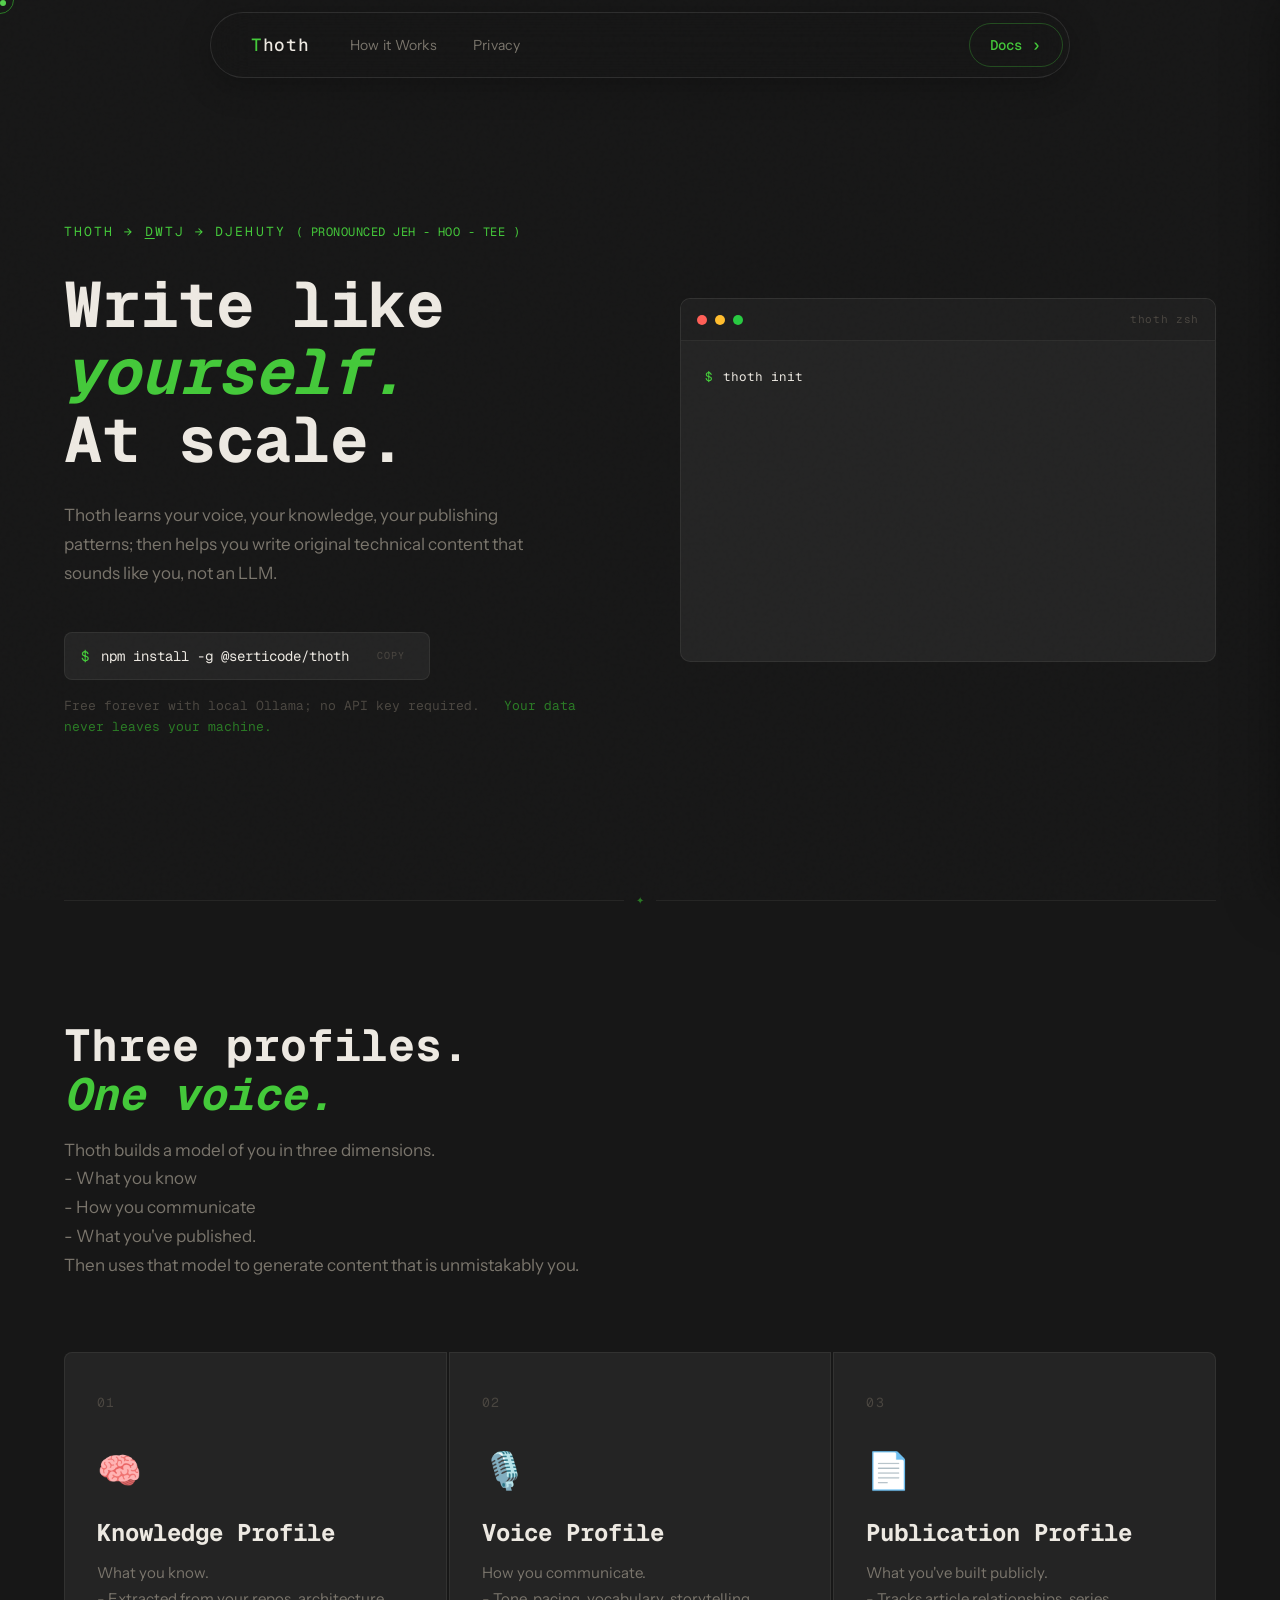
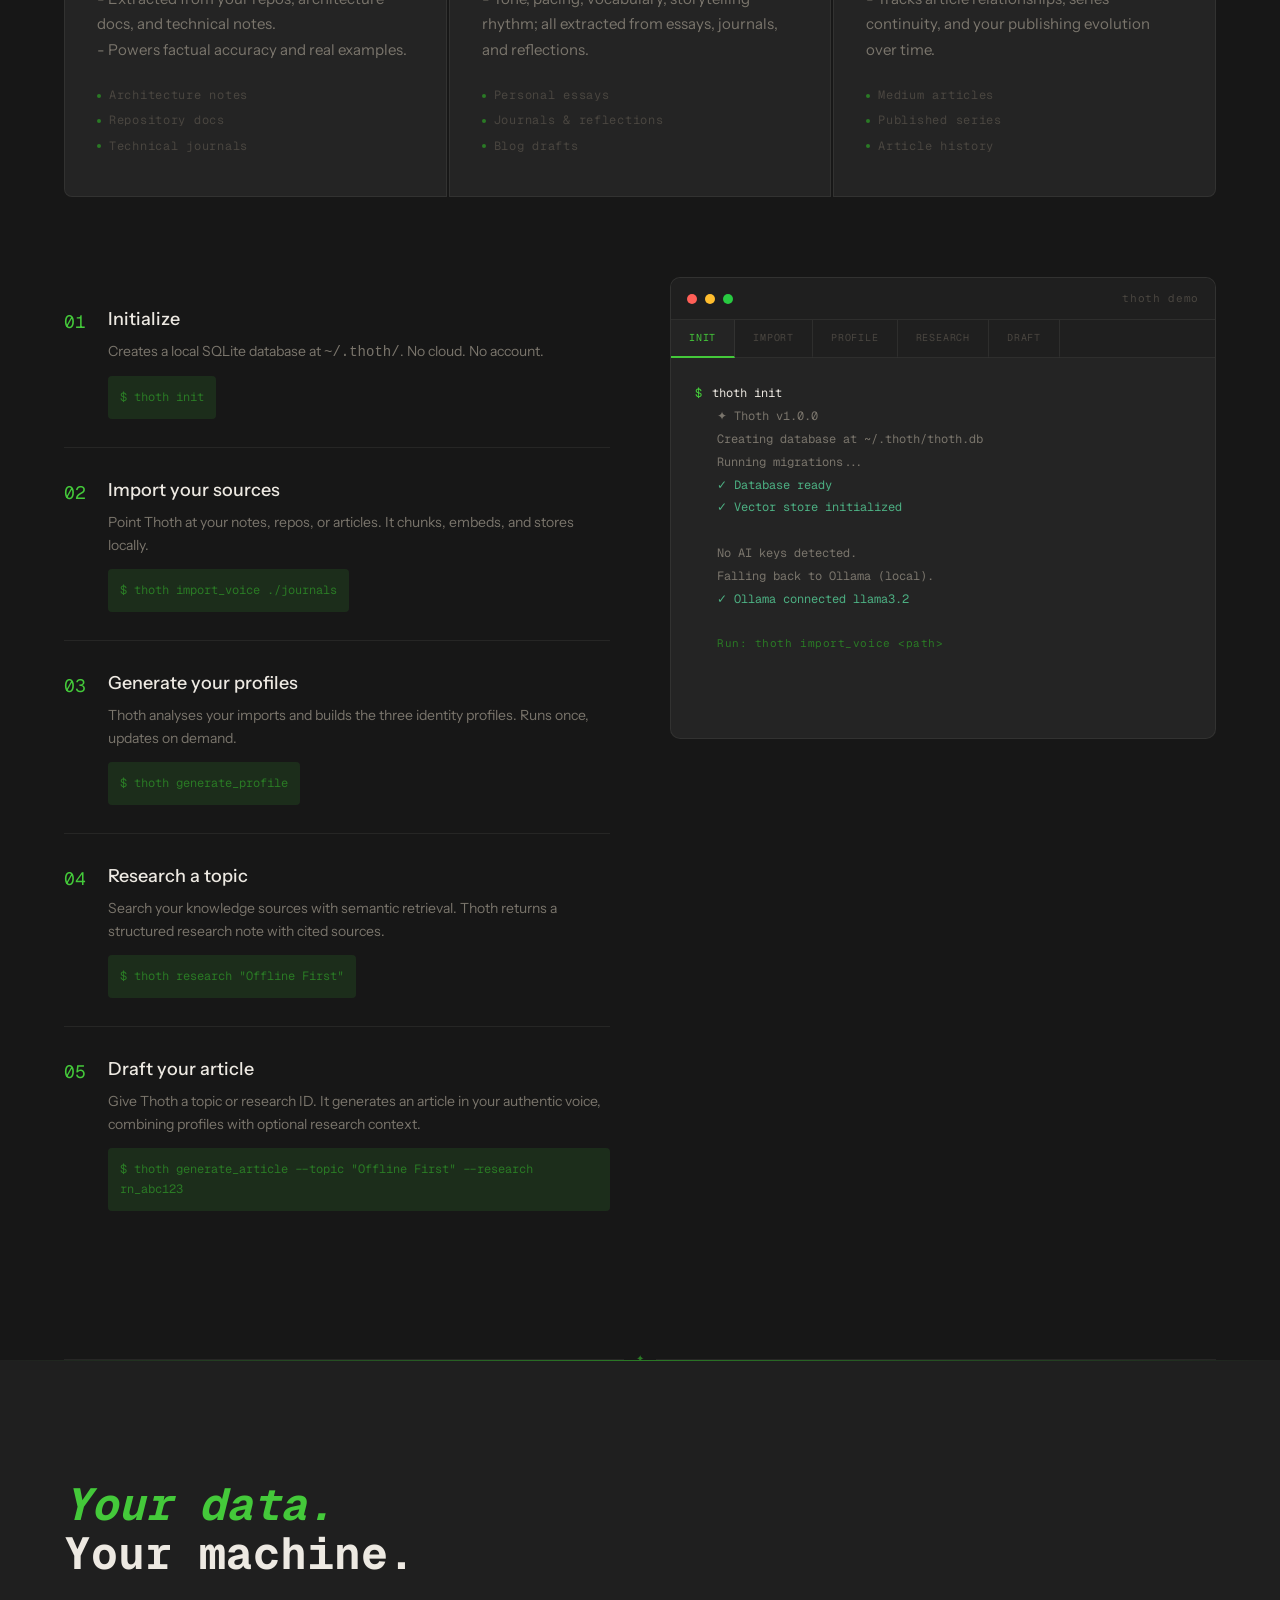
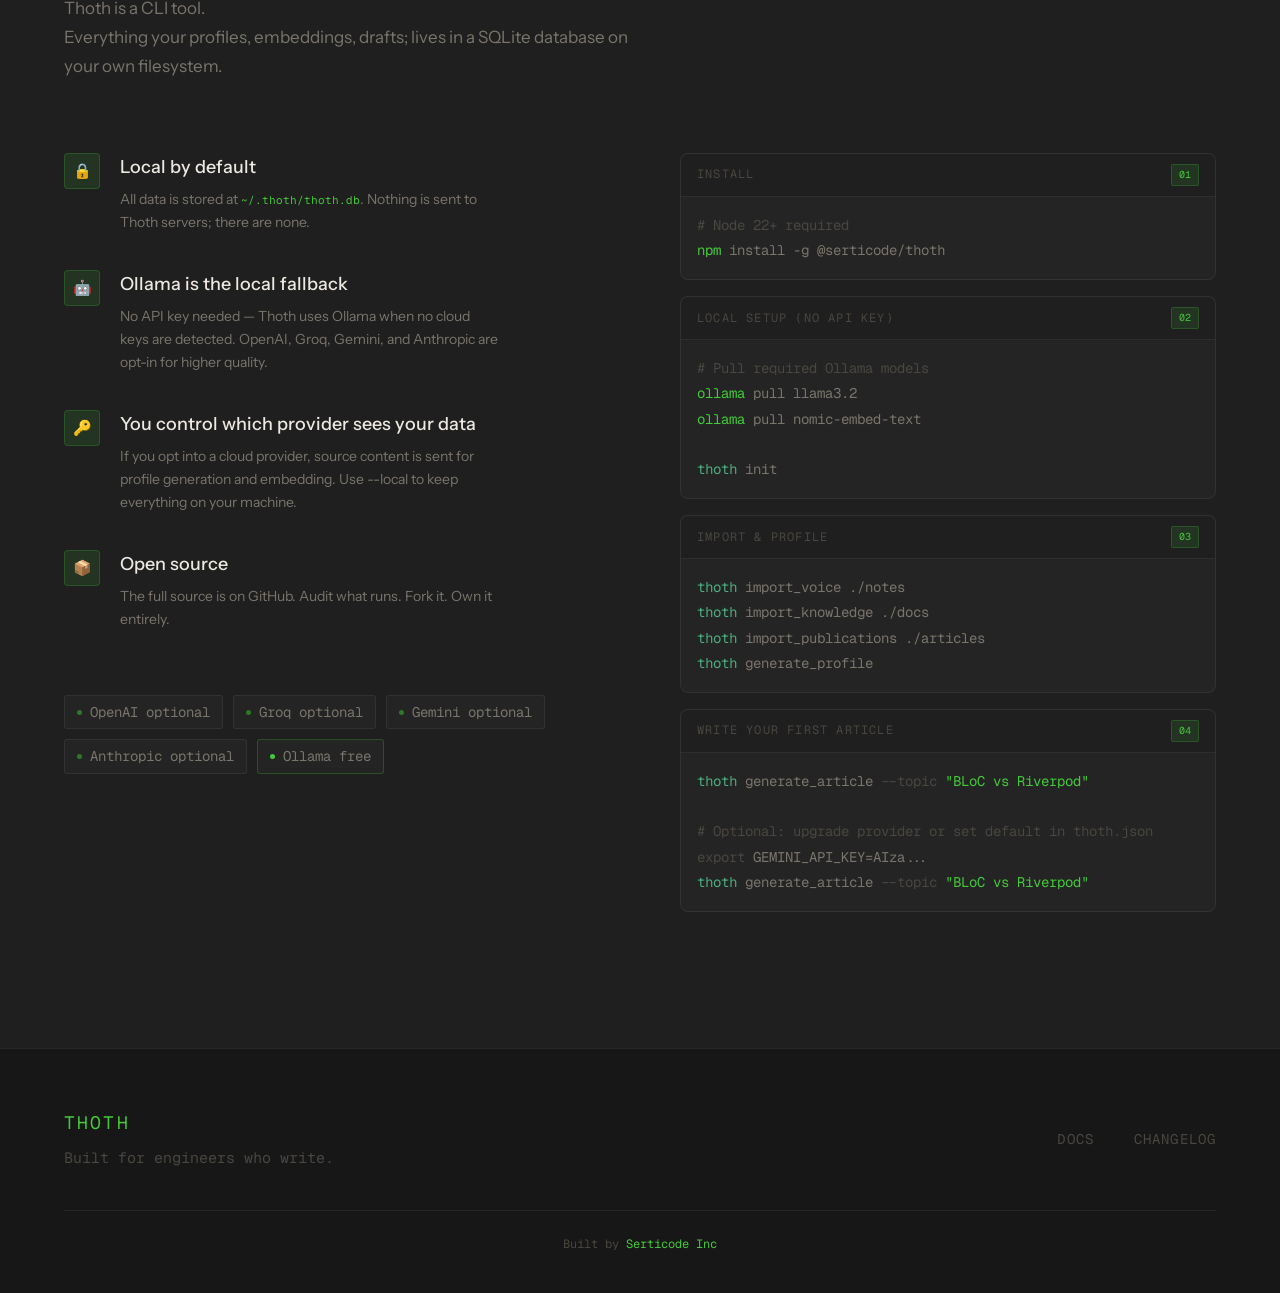
<file: index.html>
<!doctype html>
<html lang="en">
	<head>
		<meta charset="UTF-8" />
		<meta name="viewport" content="width=device-width, initial-scale=1.0" />
		<title>Thoth | Identity Preserving Publishing Engine</title>

		<!-- Fonts -->
		<link rel="preconnect" href="https://fonts.googleapis.com" />
		<link rel="preconnect" href="https://fonts.gstatic.com" crossorigin />
		<link
			href="https://fonts.googleapis.com/css2?family=Geist+Mono:wght@300;400;500&family=Instrument+Sans:ital,wght@0,400;0,500;1,400&display=swap"
			rel="stylesheet" />

		<!-- Styles -->
		<link rel="stylesheet" href="css/variables.css" />
		<link rel="stylesheet" href="css/reset.css" />
		<link rel="stylesheet" href="css/base.css" />
		<link rel="stylesheet" href="css/cursor.css" />
		<link rel="stylesheet" href="css/nav.css" />
		<link rel="stylesheet" href="css/hero.css" />
		<link rel="stylesheet" href="css/hero-terminal.css" />
		<link rel="stylesheet" href="css/profiles.css" />
		<link rel="stylesheet" href="css/flow.css" />
		<link rel="stylesheet" href="css/demo-tabs.css" />
		<link rel="stylesheet" href="css/privacy.css" />
		<link rel="stylesheet" href="css/quickstart.css" />
		<link rel="stylesheet" href="css/footer.css" />
		<link rel="stylesheet" href="css/animations.css" />
		<link rel="stylesheet" href="css/responsive.css" />
	</head>
	<body>
		<div class="cursor" id="cursor"></div>
		<div class="cursor-ring" id="cursor-ring"></div>

		<header class="nav" id="site-nav">
			<div class="nav__inner">
				<div class="nav__left">
					<a href="index.html" class="nav__logo"><span class="nav__logo-accent">T</span>hoth</a>
					<nav class="nav__links">
						<a href="#how" class="nav__link">How it Works</a>
						<a href="#privacy" class="nav__link">Privacy</a>
					</nav>
				</div>
				<a href="docs.html" class="nav__cta">Docs <span class="nav__cta-arrow">›</span></a>
				<button class="mobile-trigger" id="mobile-trigger" aria-label="Menu">
					<span class="mobile-trigger__icon"><span></span><span></span><span></span></span>
				</button>
			</div>
		</header>
		<div class="mobile-scrim" id="mobile-scrim"></div>
		<div class="mobile-drawer" id="mobile-drawer">
			<div class="mobile-drawer__header">
				<span class="mobile-drawer__logo">Thoth</span>
				<button class="mobile-drawer__close" id="mobile-drawer-close">✕</button>
			</div>
			<nav class="mobile-drawer__nav">
				<a href="index.html" class="mobile-drawer__link">
					<span class="mobile-drawer__link-marker"></span> Home
				</a>
				<a href="#how" class="mobile-drawer__link">
					<span class="mobile-drawer__link-marker"></span> How it Works
				</a>
				<a href="#privacy" class="mobile-drawer__link">
					<span class="mobile-drawer__link-marker"></span> Privacy
				</a>
				<a href="docs.html" class="mobile-drawer__link">
					<span class="mobile-drawer__link-marker"></span> Docs
				</a>
			</nav>
		</div>

		<section id="hero">
			<div class="hero-left">
				<p class="hero-eyebrow">
					THOTH &rarr; <u>d</u>wtj &rarr; Djehuty
					<span style="letter-spacing: 0.04em; font-size: 12px">( pronounced Jeh - hoo - tee )</span>
				</p>
				<h1 class="hero-headline">Write like<br /><span class="hero-em">yourself.</span><br />At scale.</h1>
				<p class="hero-sub">
					Thoth learns your voice, your knowledge, your publishing patterns; then helps you write original
					technical content that sounds like you, not an LLM.
				</p>
				<div class="hero-actions">
					<div class="install-strip">
						<span class="prompt">$</span>
						<span id="install-cmd">npm install -g @serticode/thoth</span>
						<button class="copy-btn">Copy</button>
					</div>
					<p class="hero-note">
						Free forever with local Ollama; no API key required. &nbsp;
						<a href="#privacy">Your data never leaves your machine.</a>
					</p>
				</div>
			</div>

			<div class="hero-right">
				<div class="terminal-window">
					<div class="terminal-bar">
						<div class="t-dot red"></div>
						<div class="t-dot yellow"></div>
						<div class="t-dot green"></div>
						<span class="t-label">thoth zsh</span>
					</div>
					<div class="terminal-body" id="hero-terminal"></div>
				</div>
			</div>
		</section>

		<div class="section-rule"></div>

		<section id="how">
			<div class="reveal">
				<h2 class="section-title">Three profiles.<br /><em>One voice.</em></h2>
				<p class="section-subtitle">
					Thoth builds a model of you in three dimensions.
					<br />- What you know <br />- How you communicate <br />- What you've published. <br />Then uses
					that model to generate content that is unmistakably you.
				</p>
			</div>

			<div class="profiles-grid">
				<div class="profile-card">
					<div class="profile-num">01</div>
					<span class="profile-icon">🧠</span>
					<h3 class="profile-name">Knowledge Profile</h3>
					<p class="profile-desc">
						What you know. <br />- Extracted from your repos, architecture docs, and technical notes.
						<br />- Powers factual accuracy and real examples.
					</p>
					<div class="profile-sources">
						<span class="source-tag">Architecture notes</span>
						<span class="source-tag">Repository docs</span>
						<span class="source-tag">Technical journals</span>
					</div>
				</div>

				<div class="profile-card">
					<div class="profile-num">02</div>
					<span class="profile-icon">🎙️</span>
					<h3 class="profile-name">Voice Profile</h3>
					<p class="profile-desc">
						How you communicate. <br />- Tone, pacing, vocabulary, storytelling rhythm; all extracted from
						essays, journals, and reflections.
					</p>
					<div class="profile-sources">
						<span class="source-tag">Personal essays</span>
						<span class="source-tag">Journals & reflections</span>
						<span class="source-tag">Blog drafts</span>
					</div>
				</div>

				<div class="profile-card">
					<div class="profile-num">03</div>
					<span class="profile-icon">📄</span>
					<h3 class="profile-name">Publication Profile</h3>
					<p class="profile-desc">
						What you've built publicly. <br />- Tracks article relationships, series continuity, and your
						publishing evolution over time.
					</p>
					<div class="profile-sources">
						<span class="source-tag">Medium articles</span>
						<span class="source-tag">Published series</span>
						<span class="source-tag">Article history</span>
					</div>
				</div>
			</div>

			<div class="flow-section reveal">
				<div class="flow-steps">
					<div class="flow-step">
						<span class="flow-step-num">01</span>
						<div class="flow-step-body">
							<h4 class="flow-step-title">Initialize</h4>
							<p class="flow-step-desc">
								Creates a local SQLite database at
								<code>~/.thoth/</code>. No cloud. No account.
							</p>
							<span class="flow-step-cmd">$ thoth init</span>
						</div>
					</div>
					<div class="flow-step">
						<span class="flow-step-num">02</span>
						<div class="flow-step-body">
							<h4 class="flow-step-title">Import your sources</h4>
							<p class="flow-step-desc">
								Point Thoth at your notes, repos, or articles. It chunks, embeds, and stores locally.
							</p>
							<span class="flow-step-cmd">$ thoth import_voice ./journals</span>
						</div>
					</div>
					<div class="flow-step">
						<span class="flow-step-num">03</span>
						<div class="flow-step-body">
							<h4 class="flow-step-title">Generate your profiles</h4>
							<p class="flow-step-desc">
								Thoth analyses your imports and builds the three identity profiles. Runs once, updates
								on demand.
							</p>
							<span class="flow-step-cmd">$ thoth generate_profile</span>
						</div>
					</div>
					<div class="flow-step">
						<span class="flow-step-num">04</span>
						<div class="flow-step-body">
							<h4 class="flow-step-title">Research a topic</h4>
							<p class="flow-step-desc">
								Search your knowledge sources with semantic retrieval. Thoth returns a structured research note with cited sources.
							</p>
							<span class="flow-step-cmd">$ thoth research "Offline First"</span>
						</div>
					</div>
					<div class="flow-step">
						<span class="flow-step-num">05</span>
						<div class="flow-step-body">
							<h4 class="flow-step-title">Draft your article</h4>
							<p class="flow-step-desc">
								Give Thoth a topic or research ID. It generates an article in your authentic voice, combining profiles with optional research context.
							</p>
							<span class="flow-step-cmd">$ thoth generate_article --topic "Offline First" --research rn_abc123</span>
						</div>
					</div>
				</div>

				<div class="demo-terminal">
					<div class="terminal-window">
						<div class="terminal-bar">
							<div class="t-dot red"></div>
							<div class="t-dot yellow"></div>
							<div class="t-dot green"></div>
							<span class="t-label">thoth demo</span>
						</div>
						<div class="demo-tabs">
							<div class="demo-tab active" data-tab="0">init</div>
							<div class="demo-tab" data-tab="1">import</div>
							<div class="demo-tab" data-tab="2">profile</div>
							<div class="demo-tab" data-tab="3">research</div>
							<div class="demo-tab" data-tab="4">draft</div>
						</div>
						<div class="demo-content">
							<div class="demo-pane active" id="pane-0">
								<div class="t-line">
									<span class="t-prompt">$</span><span class="t-cmd">thoth init</span>
								</div>
								<div class="t-output">✦ Thoth v1.0.0</div>
								<div class="t-output">Creating database at ~/.thoth/thoth.db</div>
								<div class="t-output">Running migrations...</div>
								<div class="t-success">✓ Database ready</div>
								<div class="t-success">✓ Vector store initialized</div>
								<div class="t-output">&nbsp;</div>
								<div class="t-output">No AI keys detected.</div>
								<div class="t-output">Falling back to Ollama (local).</div>
								<div class="t-success">✓ Ollama connected llama3.2</div>
								<div class="t-output">&nbsp;</div>
								<div class="t-section">Run: thoth import_voice &lt;path&gt;</div>
							</div>

							<div class="demo-pane" id="pane-1">
								<div class="t-line">
									<span class="t-prompt">$</span
									><span class="t-cmd">thoth import_voice ./essays</span>
								</div>
								<div class="t-output">Scanning ./essays...</div>
								<div class="t-output">Found 14 markdown files</div>
								<div class="t-output">&nbsp;</div>
								<div class="t-output">Chunking content (512 tokens, 50 overlap)</div>
								<div class="t-success">✓ 127 chunks created</div>
								<div class="t-output">Generating embeddings via Ollama...</div>
								<div class="t-success">✓ 127 embeddings stored</div>
								<div class="t-output">&nbsp;</div>
								<div class="t-line">
									<span class="t-prompt">$</span
									><span class="t-cmd">thoth import_knowledge ./architecture</span>
								</div>
								<div class="t-output">Found 8 files</div>
								<div class="t-success">✓ 73 chunks embedded</div>
							</div>

							<div class="demo-pane" id="pane-2">
								<div class="t-line">
									<span class="t-prompt">$</span><span class="t-cmd">thoth generate_profile</span>
								</div>
								<div class="t-output">Analysing voice sources (127 chunks)...</div>
								<div class="t-success">✓ Voice profile generated</div>
								<div class="t-output">&nbsp;</div>
								<div class="t-output">&nbsp; Tone cinematic, second person</div>
								<div class="t-output">&nbsp; Pacing deliberate, story first</div>
								<div class="t-output">&nbsp; Vocabulary technical with metaphor</div>
								<div class="t-output">&nbsp;</div>
								<div class="t-output">Analysing knowledge sources (73 chunks)...</div>
								<div class="t-success">✓ Knowledge profile generated</div>
								<div class="t-success">✓ Publication profile generated</div>
								<div class="t-output">&nbsp;</div>
								<div class="t-section">Identity engine ready.</div>
							</div>

							<div class="demo-pane" id="pane-3">
								<div class="t-line">
									<span class="t-prompt">$</span><span class="t-cmd">thoth research "Offline First Mobile Apps"</span>
								</div>
								<div class="t-output">Researching: "Offline First Mobile Apps"</div>
								<div class="t-output">&nbsp;</div>
								<div class="t-output">Distributed offline-first systems face three primary</div>
								<div class="t-output">challenges: conflict resolution, sync strategy, and</div>
								<div class="t-output">local-first data architecture...</div>
								<div class="t-output">&nbsp;</div>
								<div class="t-output">Sources cited: 5</div>
								<div class="t-section">Research ID: rn_abc123</div>
							</div>
							<div class="demo-pane" id="pane-4">
								<div class="t-line">
									<span class="t-prompt">$</span
									><span class="t-cmd"
										>thoth generate_article --research rn_abc123</span
									>
								</div>
								<div class="t-output">Generating article...</div>
								<div class="t-output">Applying voice profile...</div>
								<div class="t-output">Applying knowledge profile...</div>
								<div class="t-output">Generating outline → draft...</div>
								<div class="t-success">✓ Article generated (1,640 words, ~9 min read)</div>
								<div class="t-output">&nbsp;</div>
								<div class="t-section">ID: art_abc123</div>
							</div>
						</div>
					</div>
				</div>
			</div>
		</section>

		<div class="section-rule"></div>

		<section id="privacy">
			<div class="reveal">
				<h2 class="section-title"><em>Your data.</em><br />Your machine.</h2>
				<p class="section-subtitle">
					Thoth is a CLI tool. <br />Everything your profiles, embeddings, drafts; lives in a SQLite
					database on your own filesystem.
				</p>
			</div>

			<div class="privacy-grid">
				<div class="privacy-pillars">
					<div class="privacy-pillar reveal reveal-delay-1">
						<div class="pillar-icon">🔒</div>
						<div class="pillar-body">
							<h4 class="pillar-title">Local by default</h4>
							<p class="pillar-desc">
								All data is stored at
								<code>~/.thoth/thoth.db</code>. Nothing is sent to Thoth servers; there are none.
							</p>
						</div>
					</div>
					<div class="privacy-pillar reveal reveal-delay-2">
						<div class="pillar-icon">🤖</div>
						<div class="pillar-body">
							<h4 class="pillar-title">Ollama is the local fallback</h4>
							<p class="pillar-desc">
								No API key needed — Thoth uses Ollama when no cloud keys are detected.
								OpenAI, Groq, Gemini, and Anthropic are opt-in for higher quality.
							</p>
						</div>
					</div>
					<div class="privacy-pillar reveal reveal-delay-3">
						<div class="pillar-icon">🔑</div>
						<div class="pillar-body">
							<h4 class="pillar-title">You control which provider sees your data</h4>
							<p class="pillar-desc">
								If you opt into a cloud provider, source content is sent for profile generation and embedding.
								Use --local to keep everything on your machine.
							</p>
						</div>
					</div>
					<div class="privacy-pillar reveal reveal-delay-4">
						<div class="pillar-icon">📦</div>
						<div class="pillar-body">
							<h4 class="pillar-title">Open source</h4>
							<p class="pillar-desc">
								The full source is on GitHub. Audit what runs. Fork it. Own it entirely.
							</p>
						</div>
					</div>

					<div class="provider-row reveal">
						<span class="provider-badge paid">
							<span class="badge-dot"></span>
							OpenAI optional
						</span>
						<span class="provider-badge paid">
							<span class="badge-dot"></span>
							Groq optional
						</span>
						<span class="provider-badge paid">
							<span class="badge-dot"></span>
							Gemini optional
						</span>
						<span class="provider-badge paid">
							<span class="badge-dot"></span>
							Anthropic optional
						</span>
						<span class="provider-badge free">
							<span class="badge-dot"></span>
							Ollama free
						</span>
					</div>
				</div>

				<div class="quickstart reveal reveal-delay-2">
					<div class="qs-block">
						<div class="qs-block-head">
							<span class="qs-block-label">Install</span>
							<span class="qs-step-badge">01</span>
						</div>
						<div class="qs-code">
							<span class="c-dim"># Node 22+ required</span><br />
							<span class="c-accent">npm</span> install -g @serticode/thoth
						</div>
					</div>

					<div class="qs-block">
						<div class="qs-block-head">
							<span class="qs-block-label">Local setup (no API key)</span>
							<span class="qs-step-badge">02</span>
						</div>
						<div class="qs-code">
							<span class="c-dim"># Pull required Ollama models</span><br />
							<span class="c-accent">ollama</span> pull llama3.2<br />
							<span class="c-accent">ollama</span> pull nomic-embed-text<br /><br />
							<span class="c-green">thoth</span> init
						</div>
					</div>

					<div class="qs-block">
						<div class="qs-block-head">
							<span class="qs-block-label">Import & profile</span>
							<span class="qs-step-badge">03</span>
						</div>
						<div class="qs-code">
							<span class="c-green">thoth</span> import_voice ./notes<br />
							<span class="c-green">thoth</span> import_knowledge ./docs<br />
							<span class="c-green">thoth</span> import_publications ./articles<br />
							<span class="c-green">thoth</span> generate_profile
						</div>
					</div>

					<div class="qs-block">
						<div class="qs-block-head">
							<span class="qs-block-label">Write your first article</span>
							<span class="qs-step-badge">04</span>
						</div>
						<div class="qs-code">
							<span class="c-green">thoth</span> generate_article <span class="c-dim">--topic</span>
							<span class="c-accent">"BLoC vs Riverpod"</span><br /><br />
							<span class="c-dim"># Optional: upgrade provider or set default in thoth.json</span><br />
							<span class="c-dim">export</span> GEMINI_API_KEY=AIza...<br />
							<span class="c-green">thoth</span> generate_article <span class="c-dim">--topic</span>
							<span class="c-accent">"BLoC vs Riverpod"</span>
						</div>
					</div>
				</div>
			</div>
		</section>

		<footer>
			<div class="footer-row">
				<div>
					<div class="footer-logo">Thoth</div>
					<div class="footer-sub">Built for engineers who write.</div>
				</div>
				<ul class="footer-links">
					<li><a href="docs.html">Docs</a></li>
					<li><a href="#">Changelog</a></li>
				</ul>
			</div>
			<div class="footer-built">
				Built by <a href="https://portfolio.serticode.com" target="_blank" rel="noopener">Serticode Inc</a>
			</div>
		</footer>

		<script src="js/terminal.js"></script>
		<script src="js/cursor.js"></script>
		<script src="js/demoTabs.js"></script>
		<script src="js/copyInstall.js"></script>
		<script src="js/scrollReveal.js"></script>
		<script src="js/mobileDrawer.js"></script>
	</body>
</html>
</file>
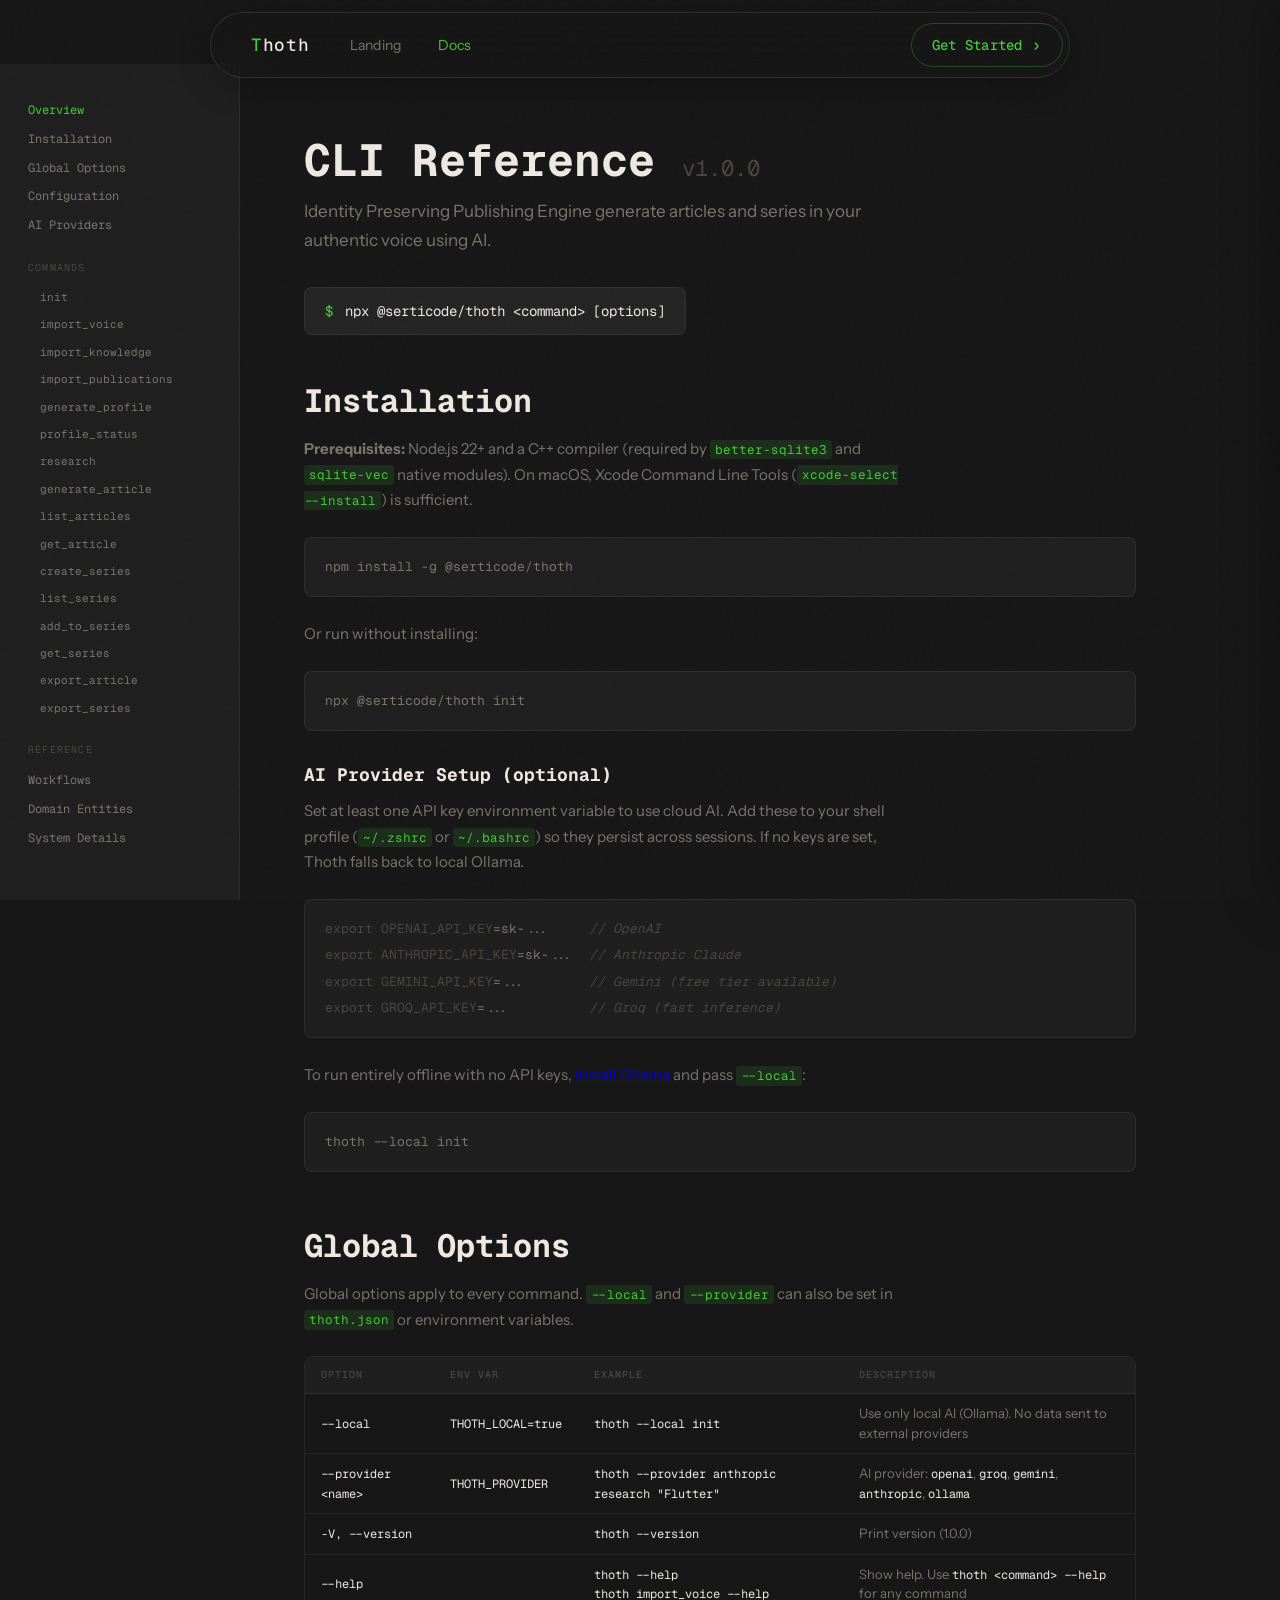
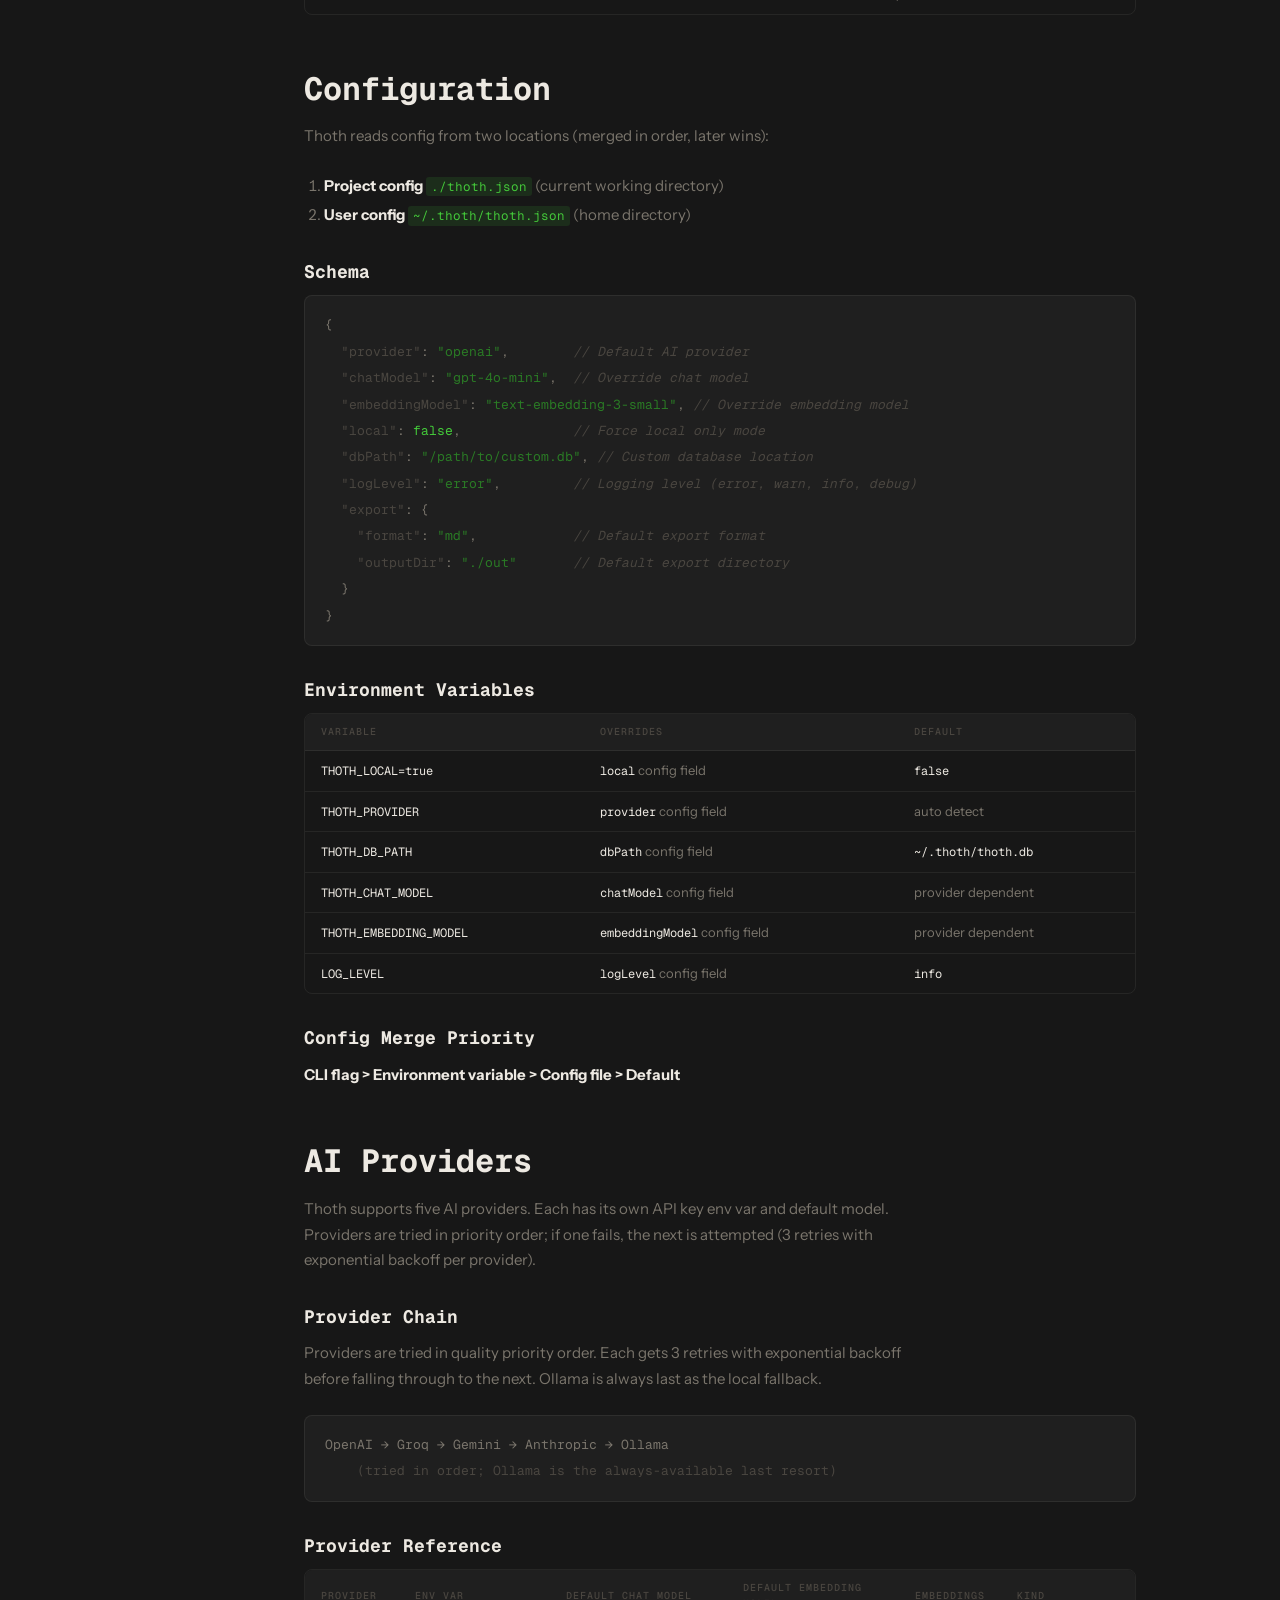
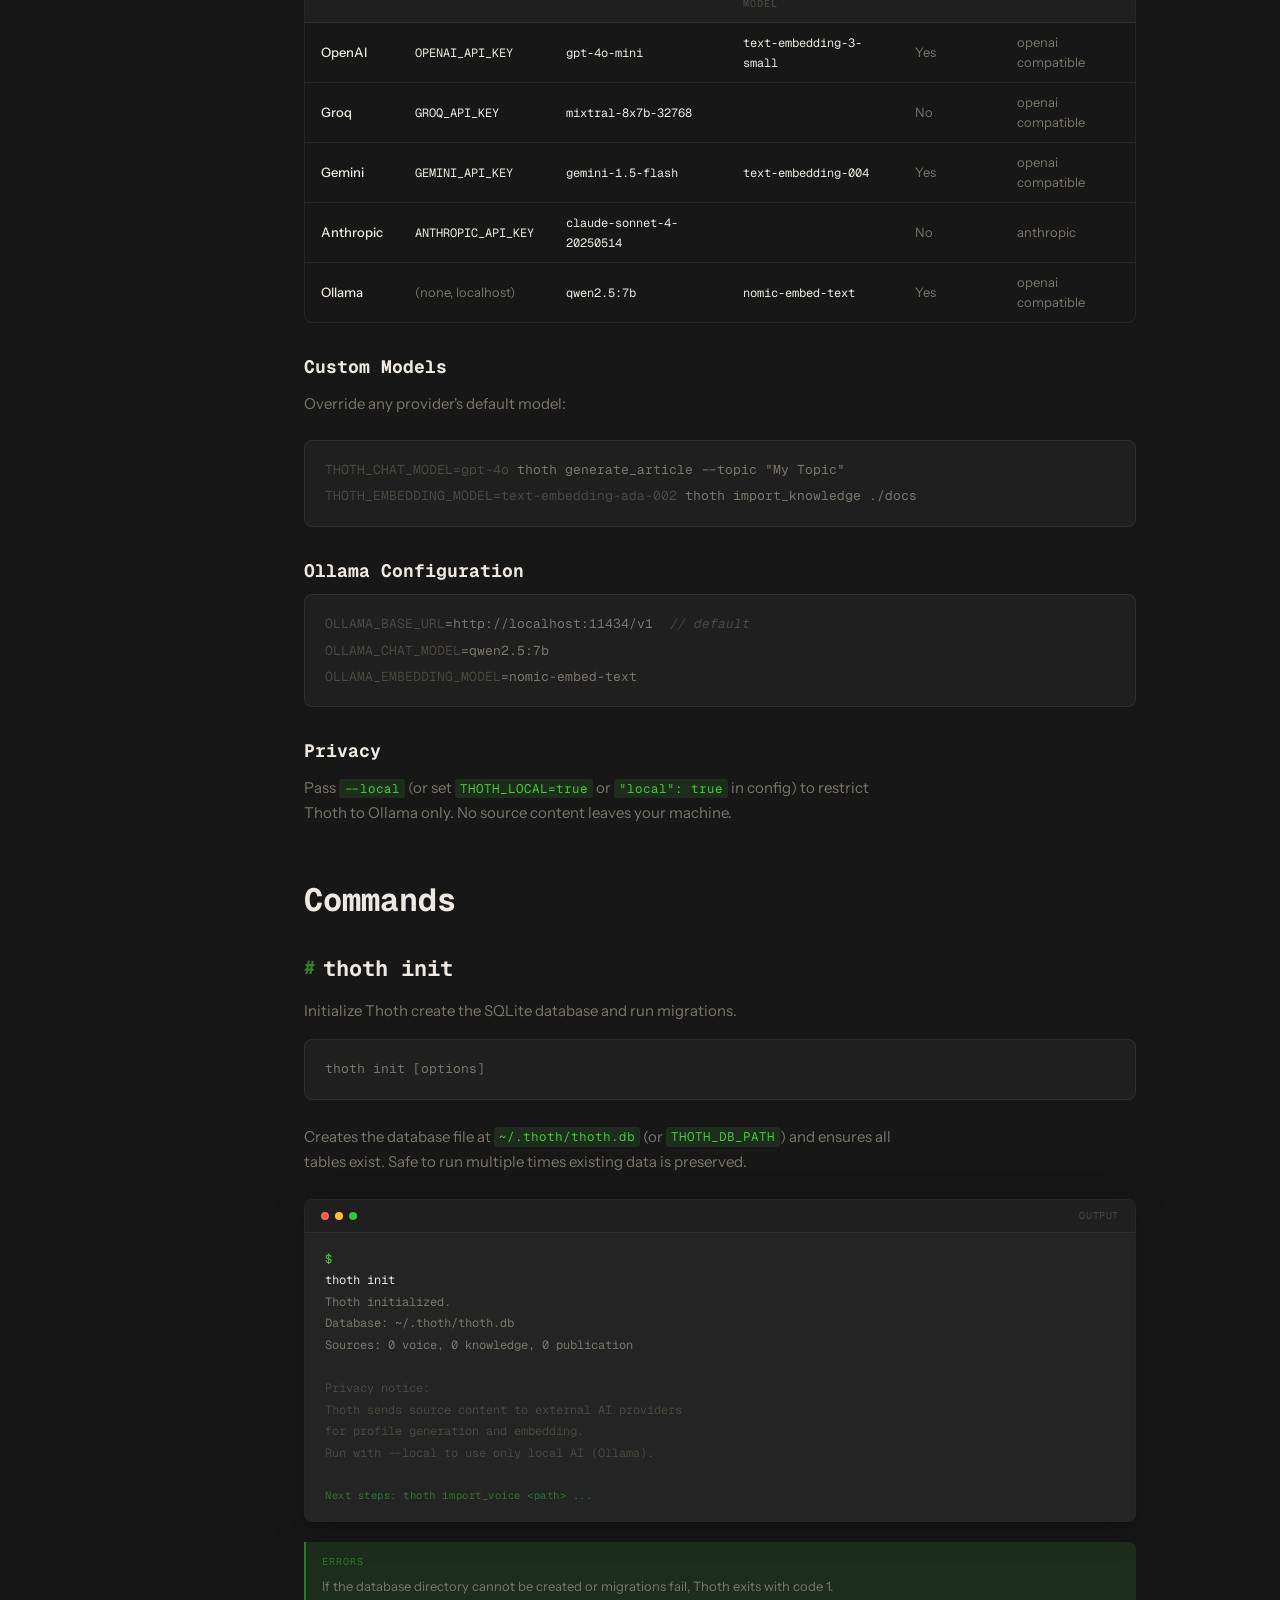
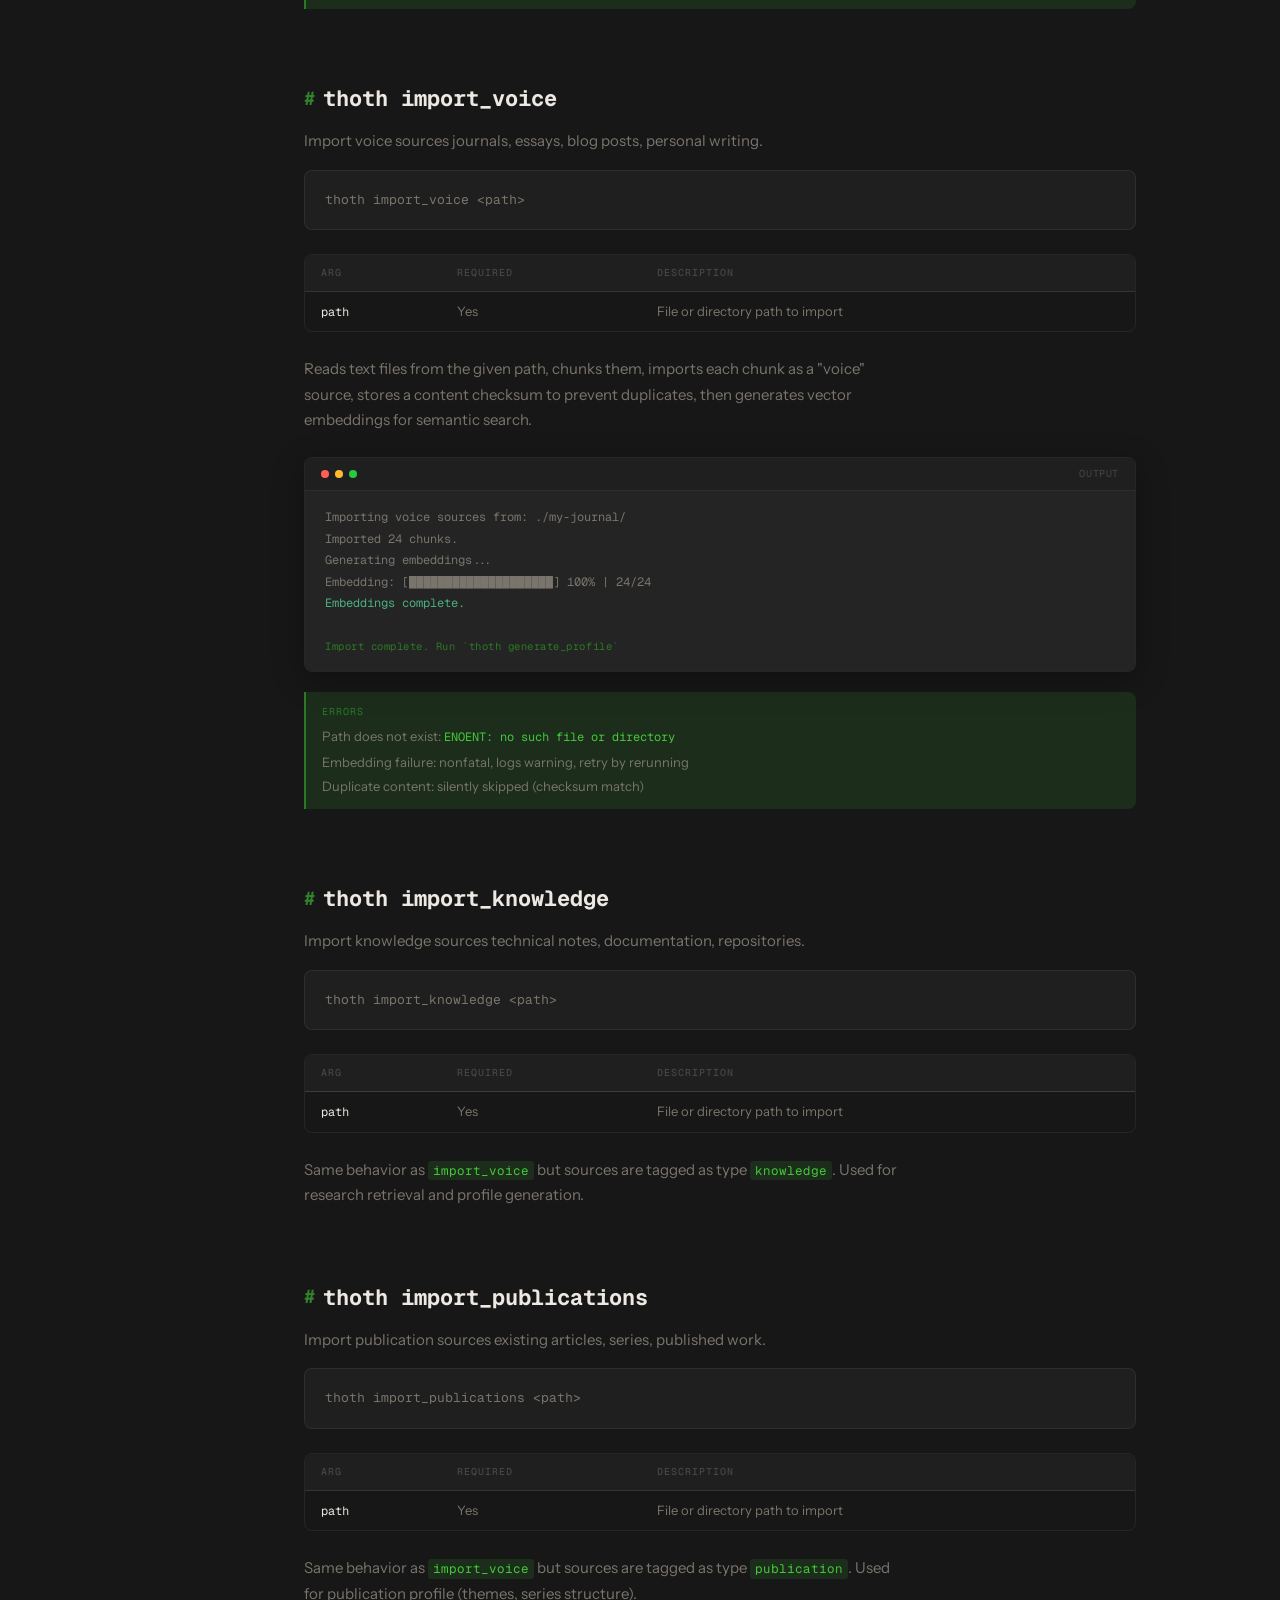
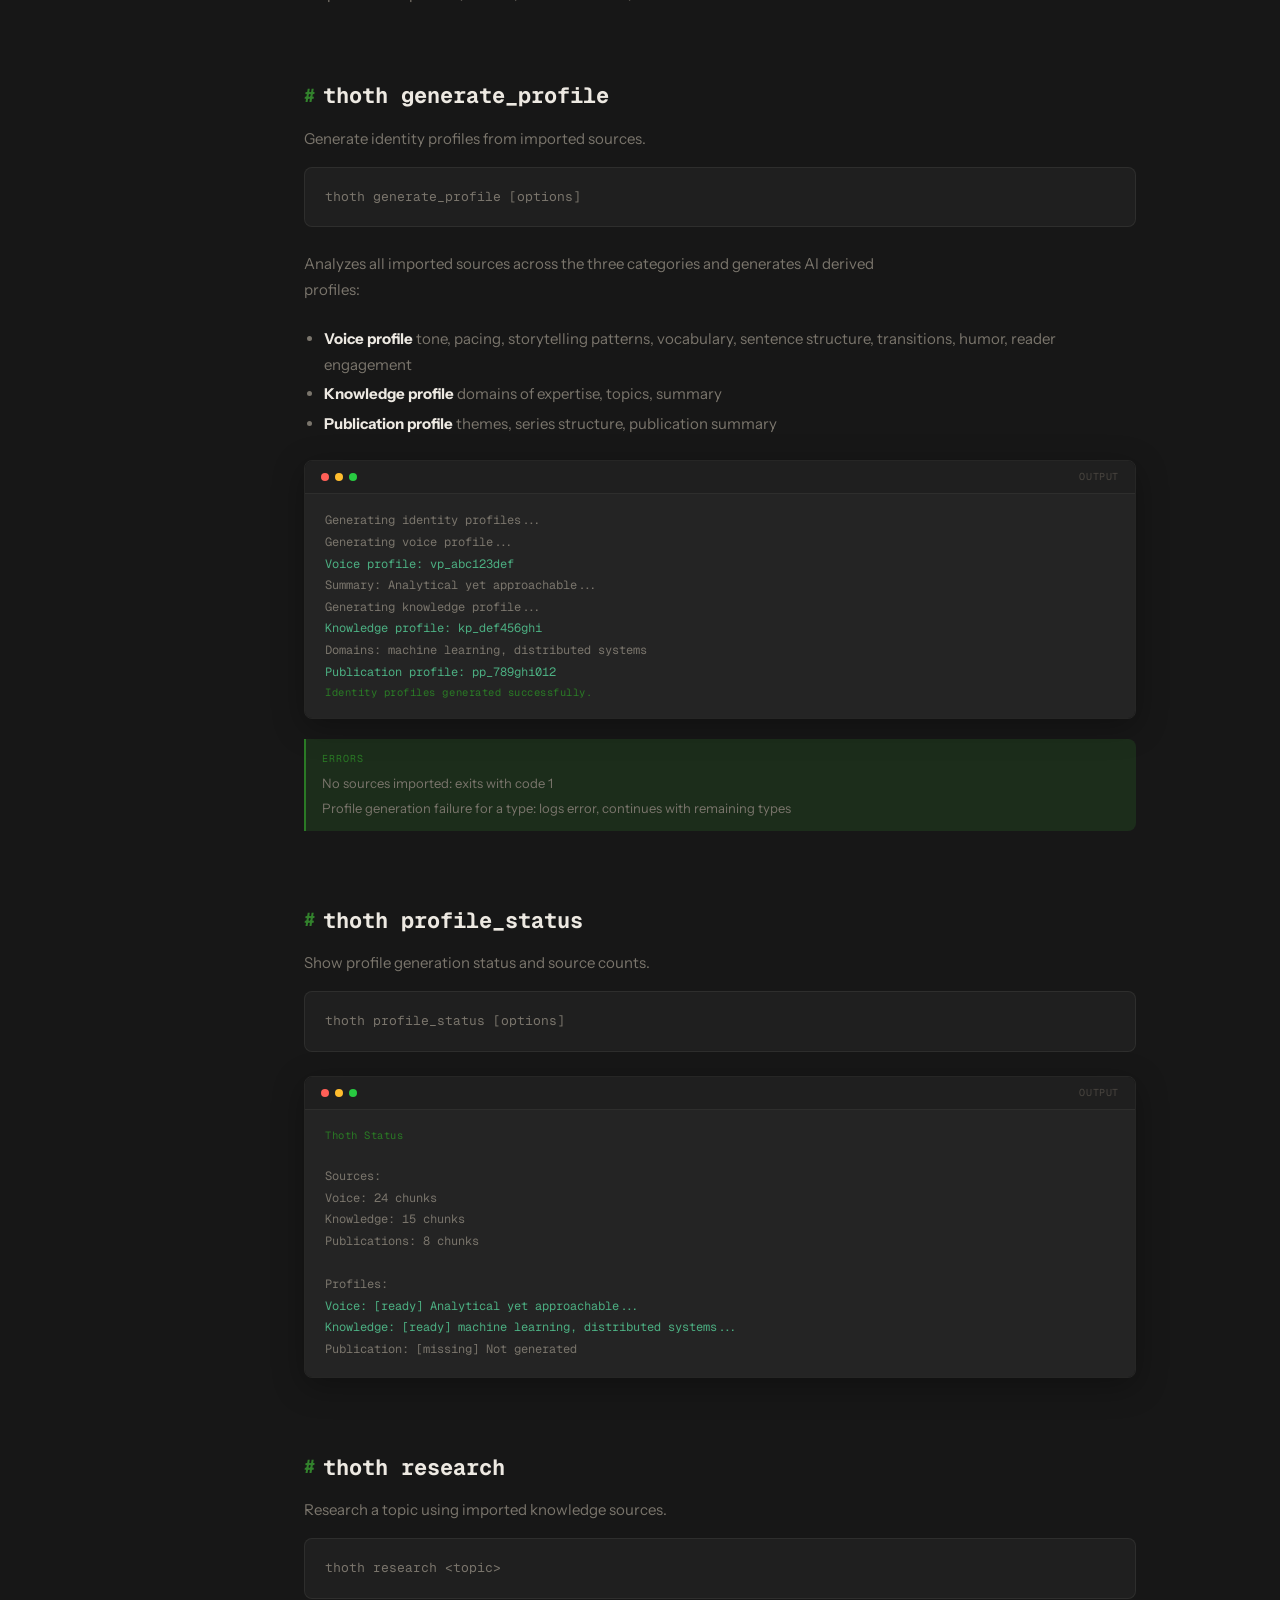
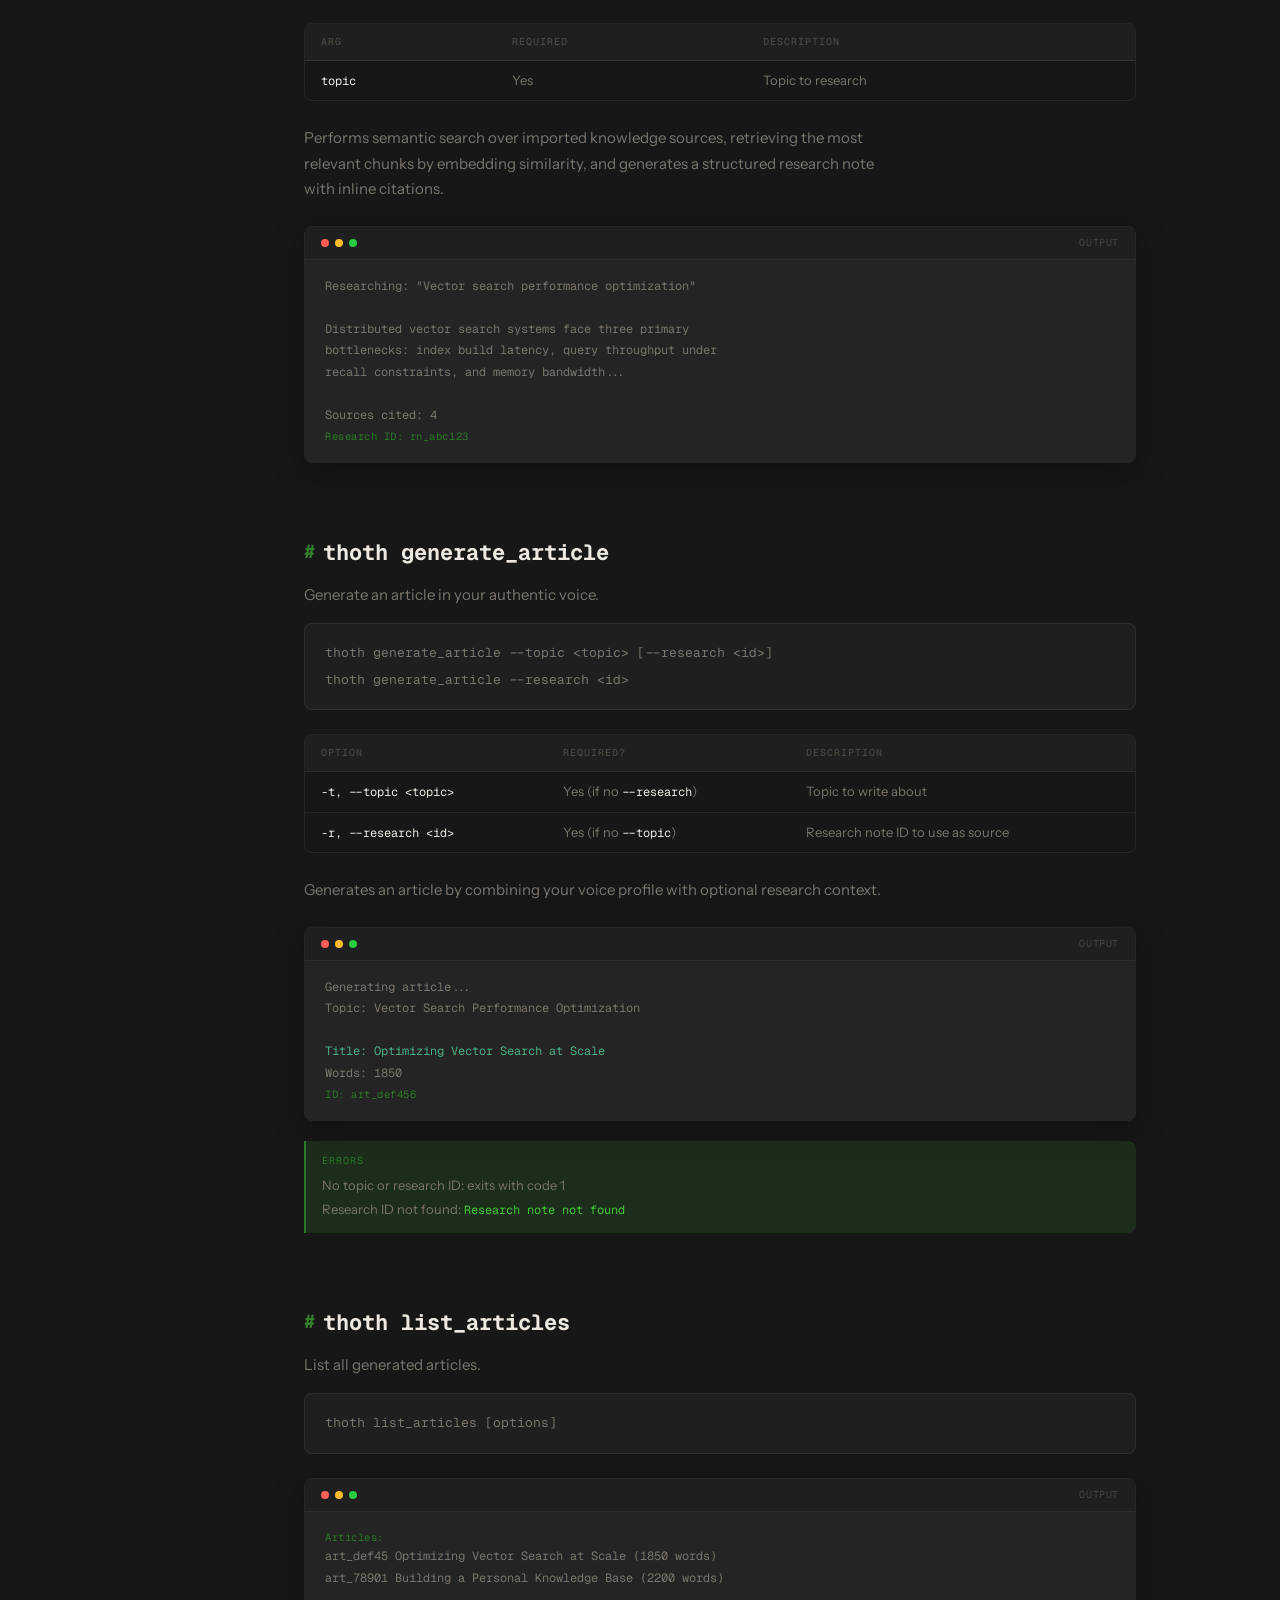
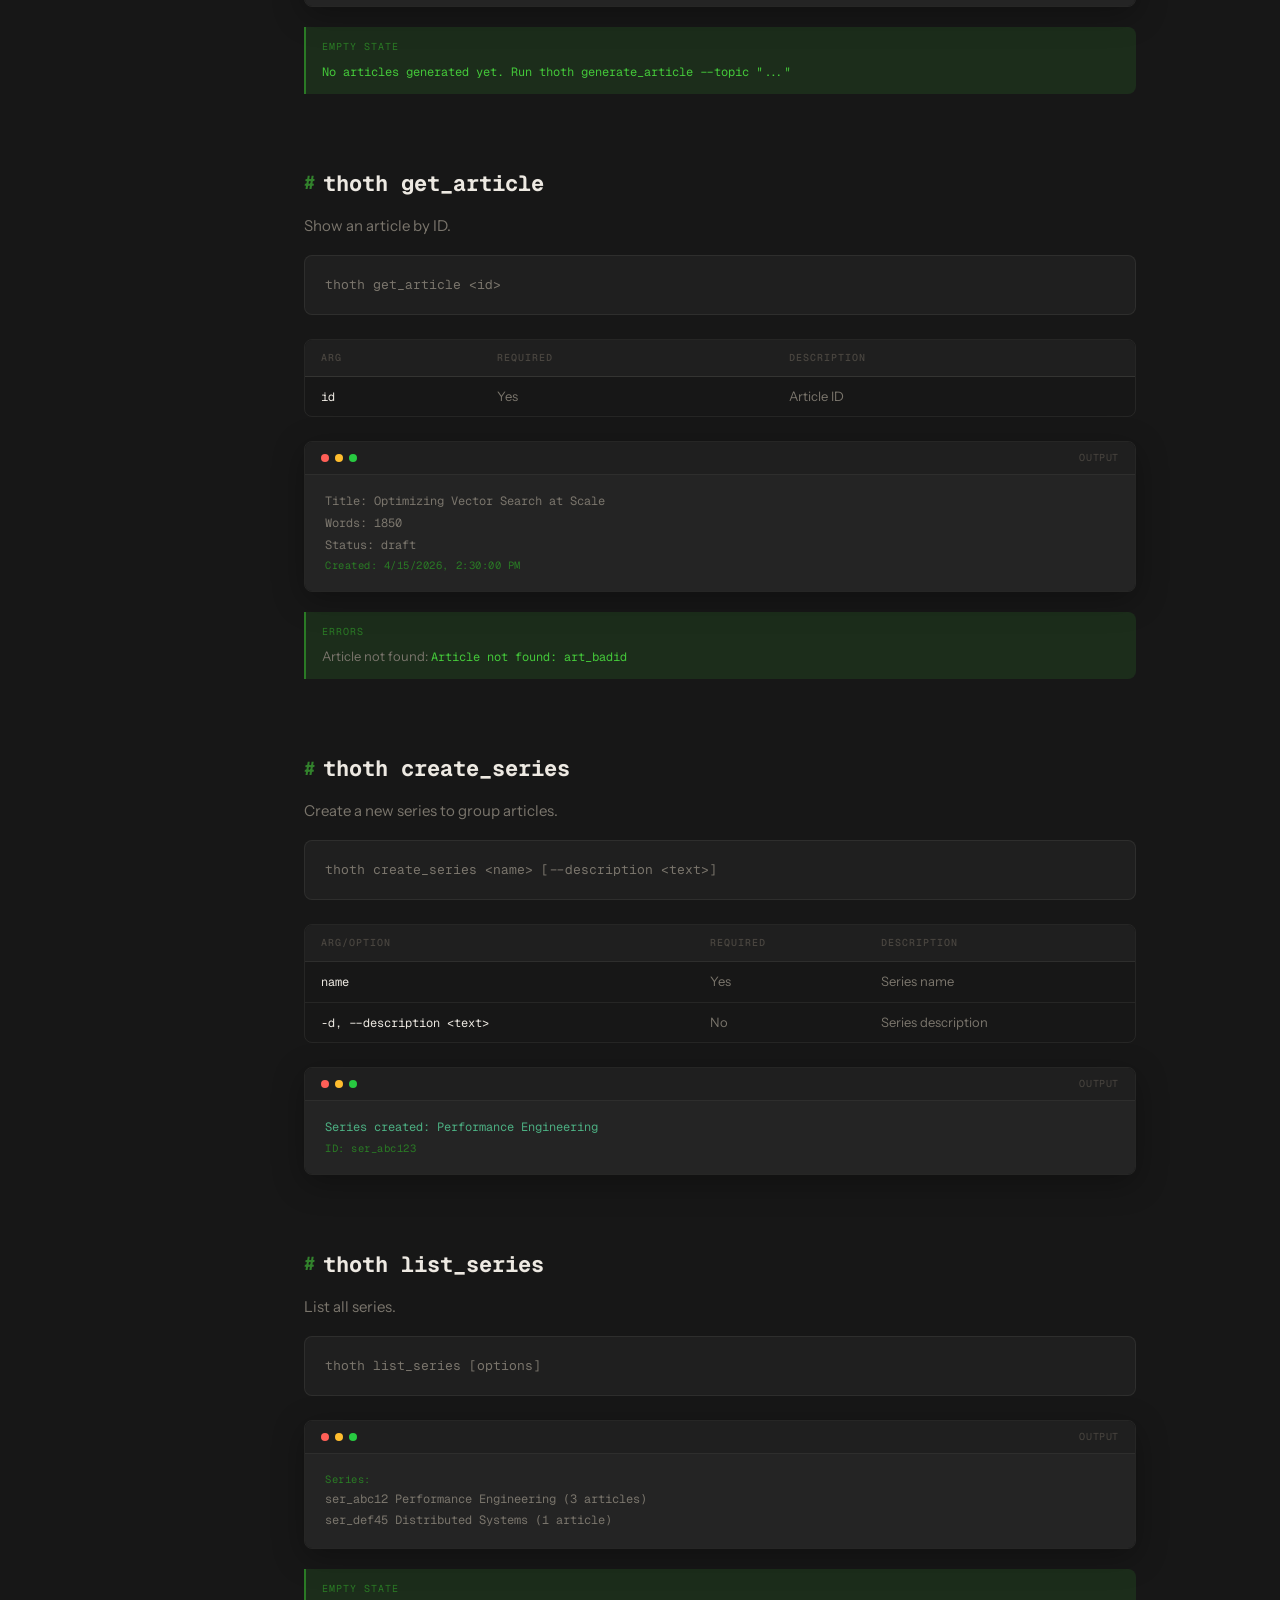
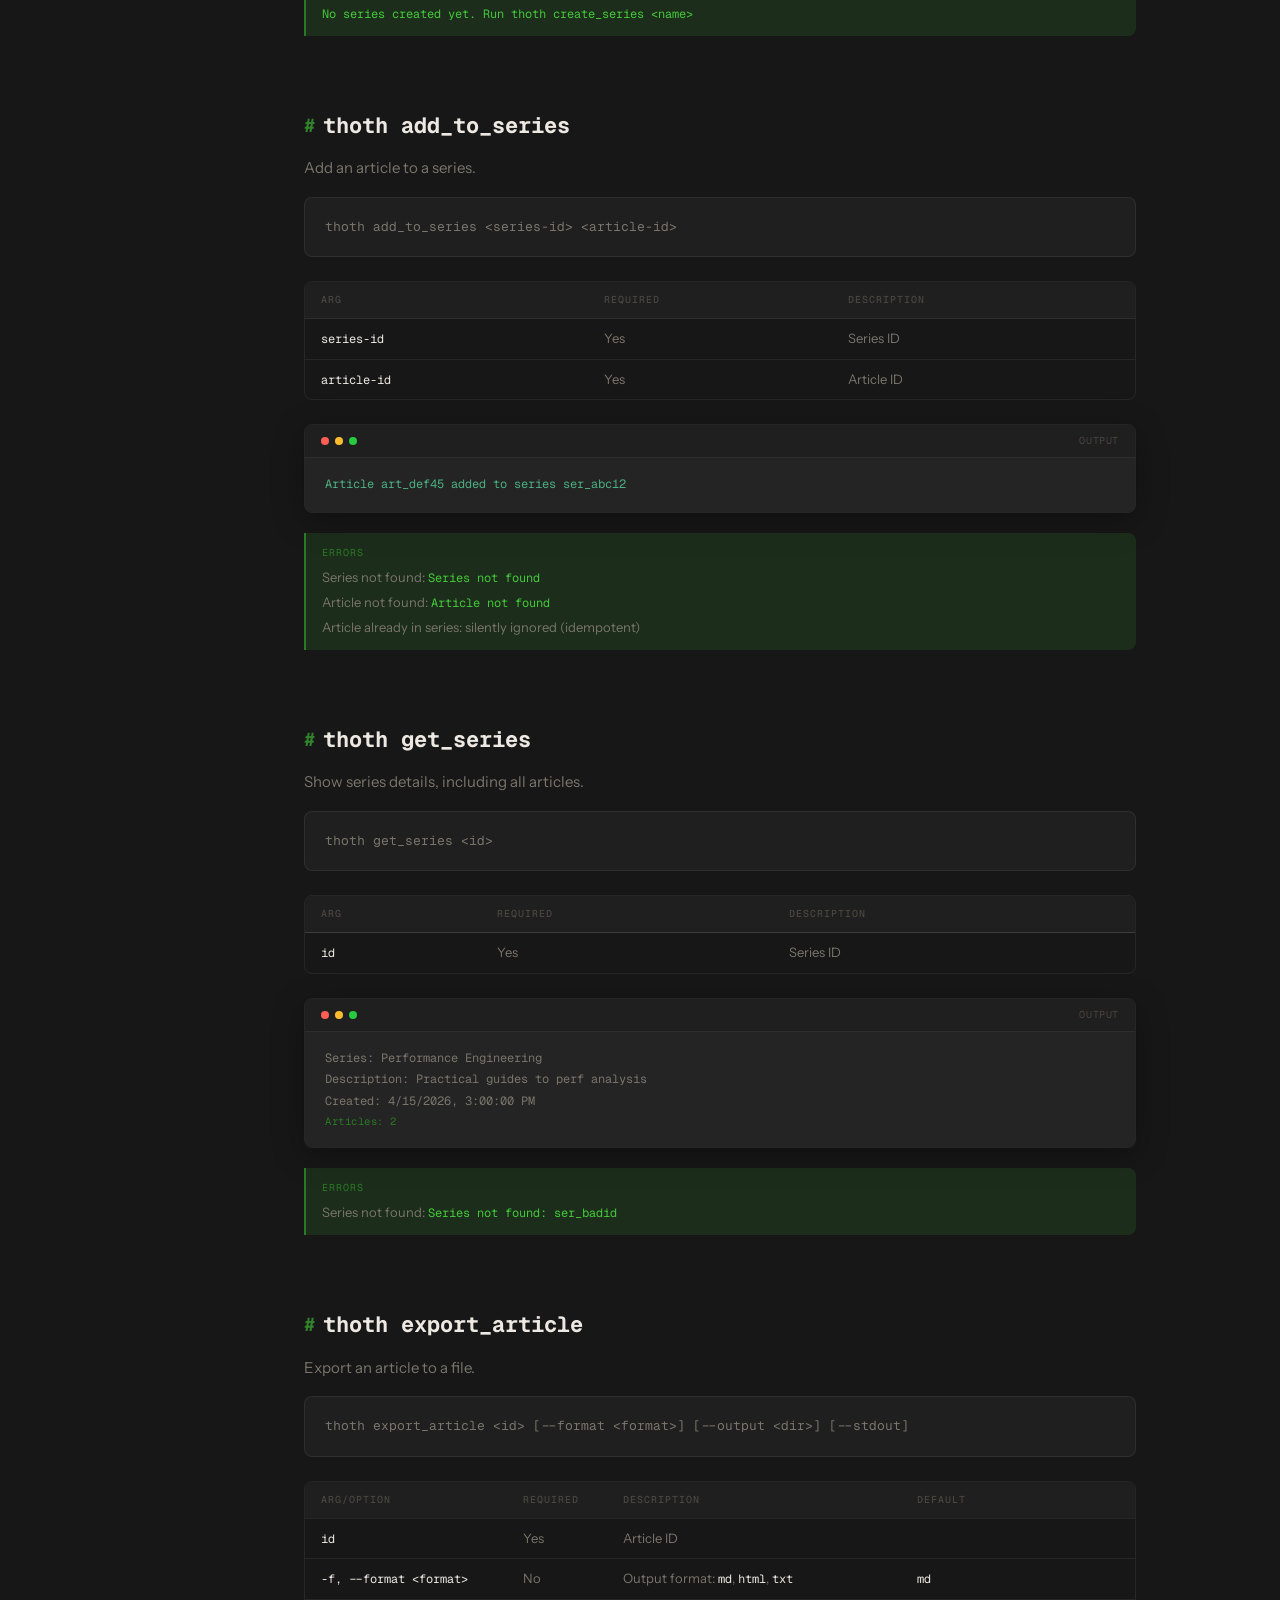
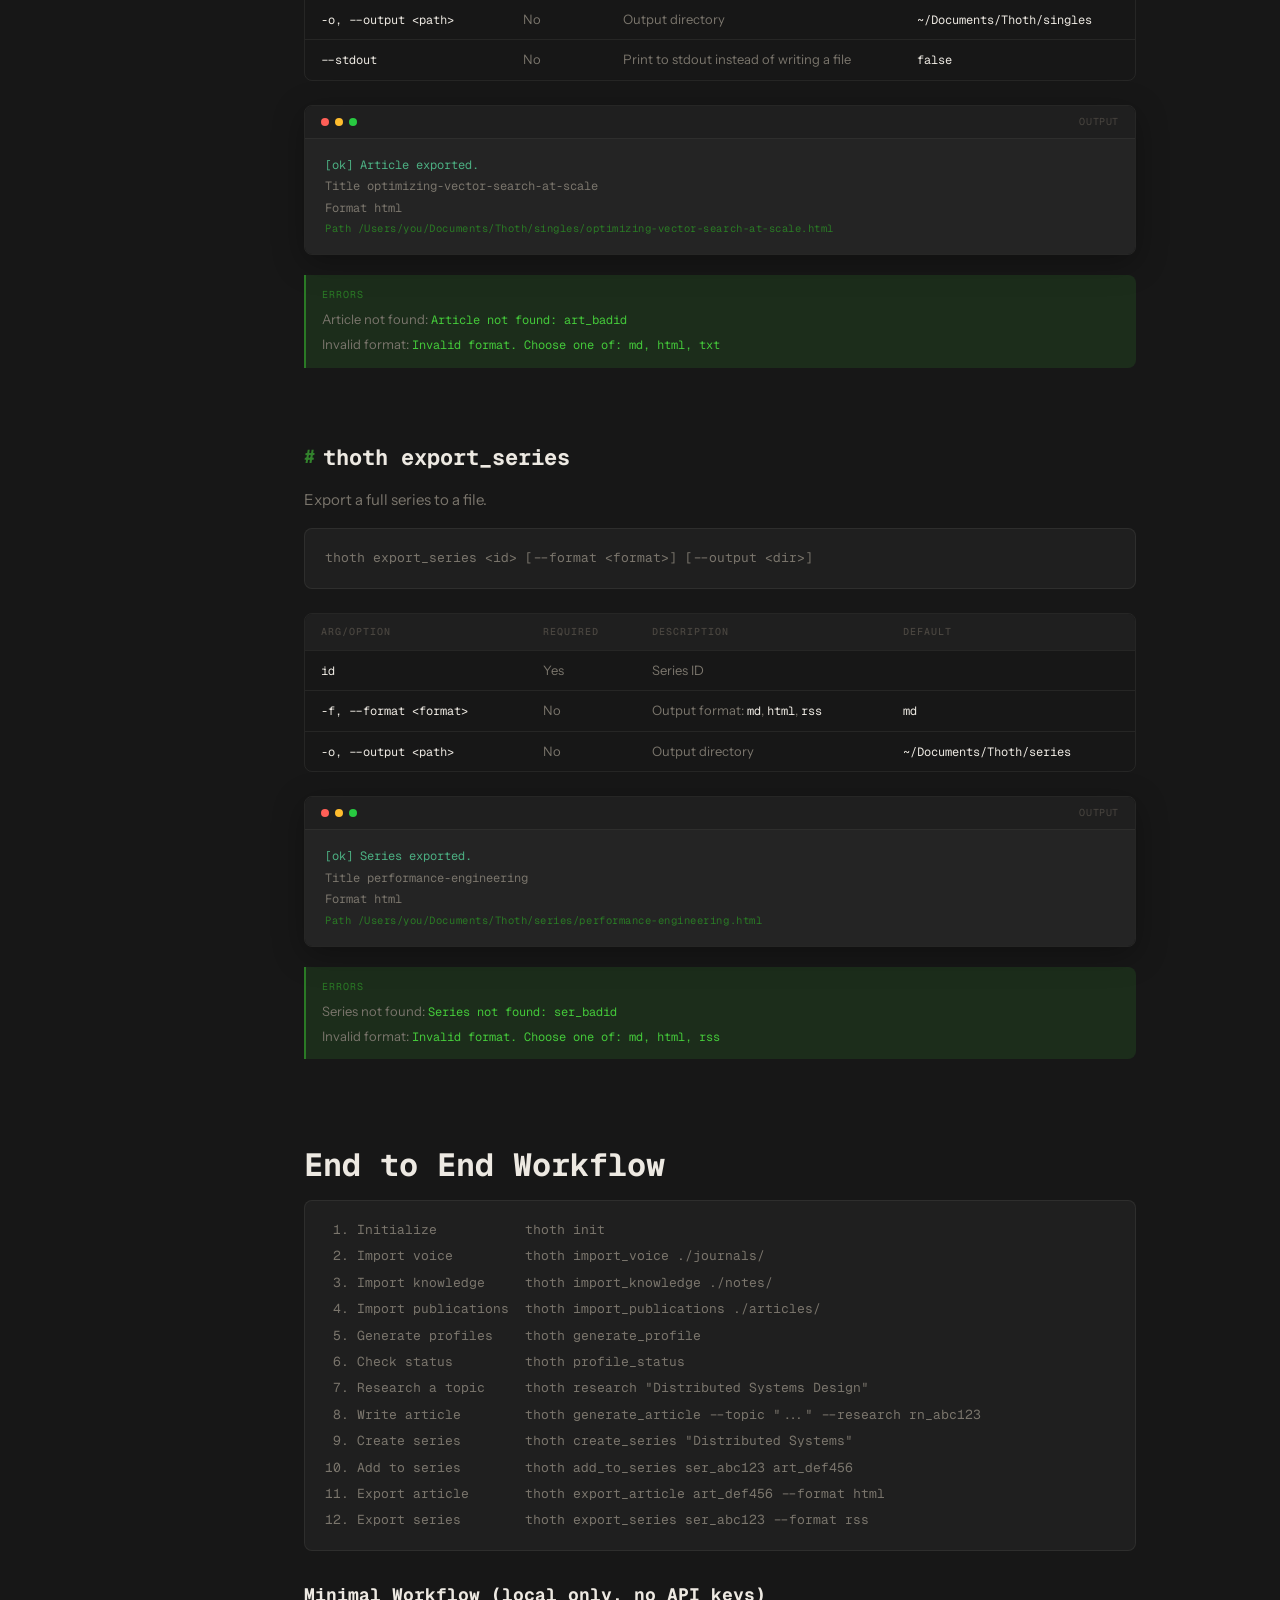
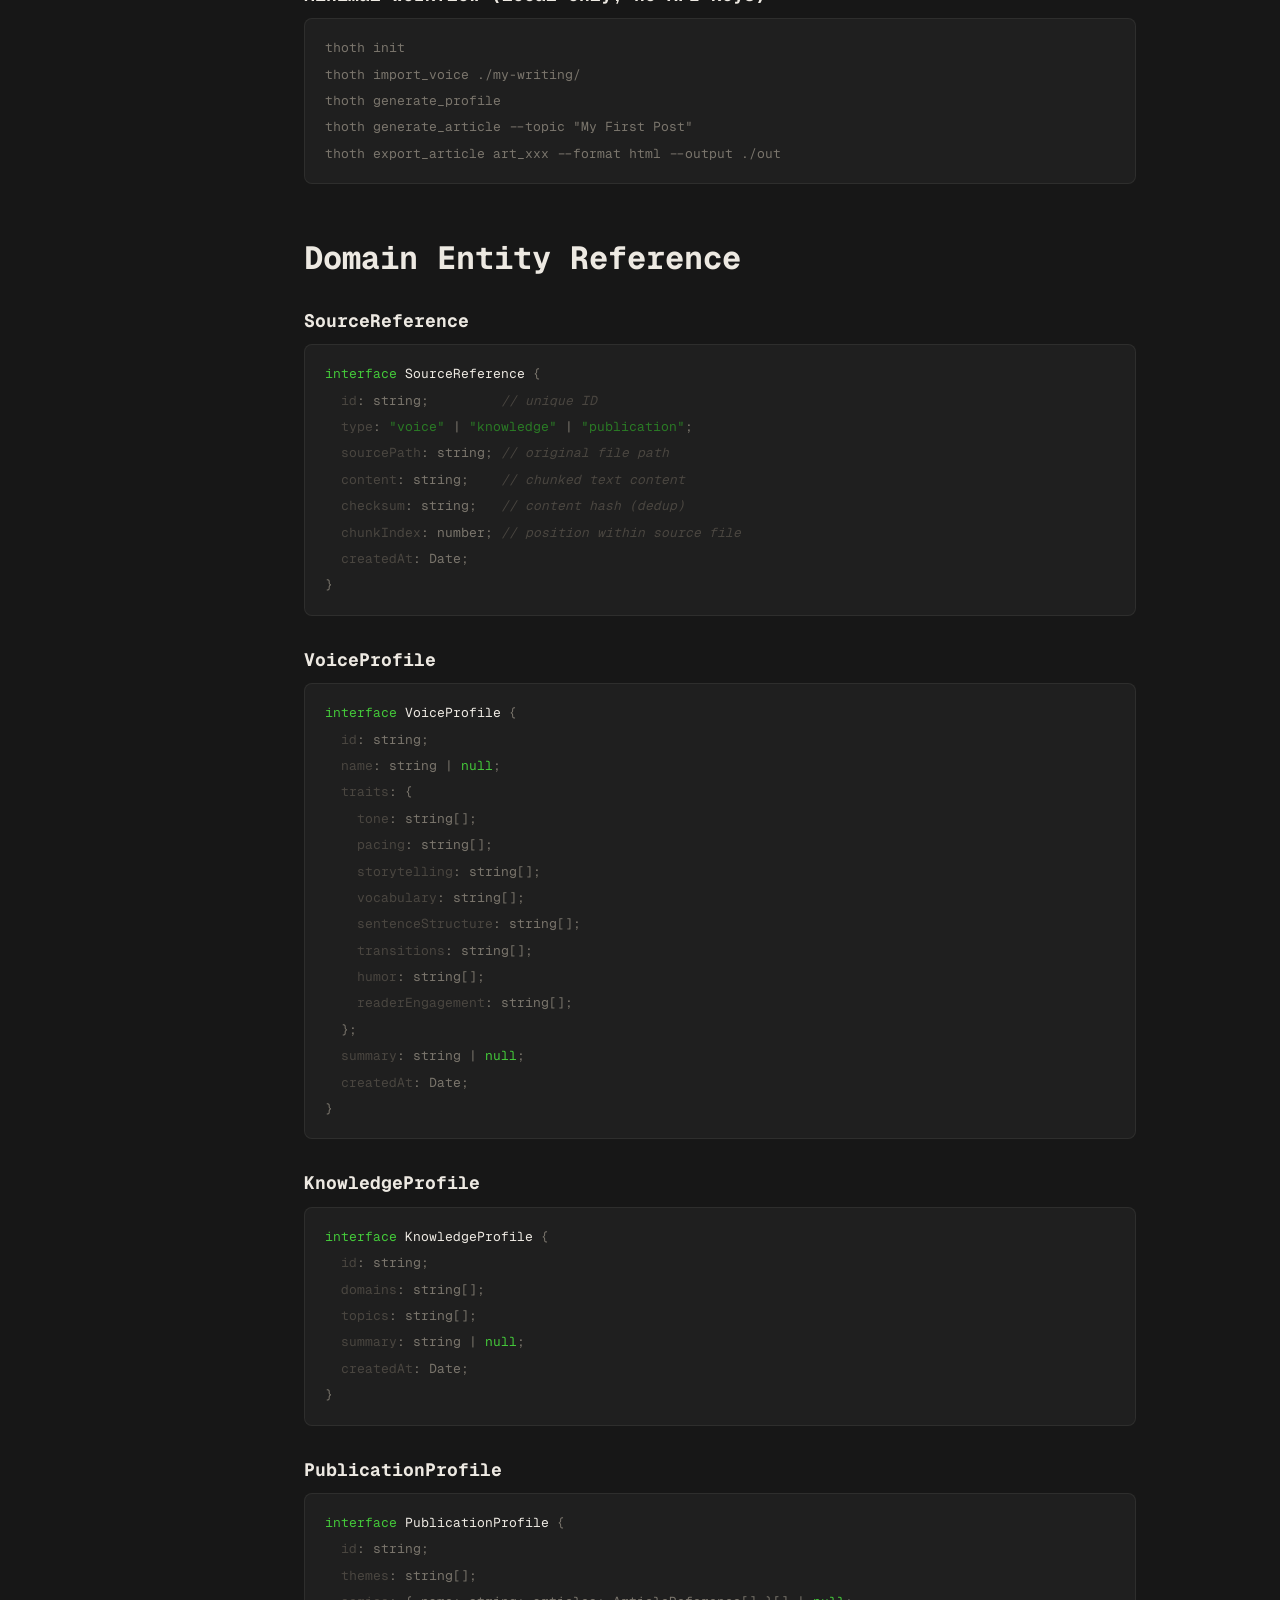
<file: docs.html>
<!doctype html>
<html lang="en">
	<head>
		<meta charset="UTF-8" />
		<meta name="viewport" content="width=device-width, initial-scale=1.0" />
		<title>Thoth CLI Reference v1.0.0</title>

		<link rel="preconnect" href="https://fonts.googleapis.com" />
		<link rel="preconnect" href="https://fonts.gstatic.com" crossorigin />
		<link
			href="https://fonts.googleapis.com/css2?family=Geist+Mono:wght@300;400;500&family=Instrument+Sans:ital,wght@0,400;0,500;1,400&display=swap"
			rel="stylesheet" />

		<link rel="stylesheet" href="css/variables.css" />
		<link rel="stylesheet" href="css/reset.css" />
		<link rel="stylesheet" href="css/base.css" />
		<link rel="stylesheet" href="css/nav.css" />
		<link rel="stylesheet" href="css/footer.css" />
		<link rel="stylesheet" href="css/docs.css" />
		<link rel="stylesheet" href="css/animations.css" />
	</head>
	<body>
		<div class="cursor" id="cursor"></div>
		<div class="cursor-ring" id="cursor-ring"></div>

		<header class="nav" id="site-nav">
			<div class="nav__inner">
				<div class="nav__left">
					<a href="index.html" class="nav__logo"><span class="nav__logo-accent">T</span>hoth</a>
					<nav class="nav__links">
						<a href="index.html" class="nav__link">Landing</a>
						<a href="docs.html" class="nav__link active">Docs</a>
					</nav>
				</div>
				<a href="index.html" class="nav__cta">Get Started <span class="nav__cta-arrow">›</span></a>
				<button class="mobile-trigger" id="mobile-trigger" aria-label="Menu">
					<span class="mobile-trigger__icon"><span></span><span></span><span></span></span>
				</button>
			</div>
		</header>
		<div class="mobile-scrim" id="mobile-scrim"></div>
		<div class="mobile-drawer" id="mobile-drawer">
			<div class="mobile-drawer__header">
				<span class="mobile-drawer__logo">Thoth</span>
				<button class="mobile-drawer__close" id="mobile-drawer-close">✕</button>
			</div>
			<nav class="mobile-drawer__nav">
				<a href="index.html" class="mobile-drawer__link">
					<span class="mobile-drawer__link-marker"></span> Home
				</a>
				<a href="index.html#how" class="mobile-drawer__link">
					<span class="mobile-drawer__link-marker"></span> How it Works
				</a>
				<a href="index.html#privacy" class="mobile-drawer__link">
					<span class="mobile-drawer__link-marker"></span> Privacy
				</a>
				<a href="docs.html" class="mobile-drawer__link">
					<span class="mobile-drawer__link-marker"></span> Docs
				</a>
			</nav>
		</div>

		<div class="docs-layout">
			<aside class="docs-sidebar" id="sidebar">
				<nav class="sidebar-nav">
					<a href="#overview" class="sidebar-link">Overview</a>
					<a href="#installation" class="sidebar-link">Installation</a>
					<a href="#global-options" class="sidebar-link">Global Options</a>
					<a href="#configuration" class="sidebar-link">Configuration</a>
					<a href="#ai-providers" class="sidebar-link">AI Providers</a>
					<span class="sidebar-heading">Commands</span>
					<a href="#cmd-init" class="sidebar-link sidebar-link--sub">init</a>
					<a href="#cmd-import-voice" class="sidebar-link sidebar-link--sub">import_voice</a>
					<a href="#cmd-import-knowledge" class="sidebar-link sidebar-link--sub">import_knowledge</a>
					<a href="#cmd-import-publications" class="sidebar-link sidebar-link--sub">import_publications</a>
					<a href="#cmd-generate-profile" class="sidebar-link sidebar-link--sub">generate_profile</a>
					<a href="#cmd-profile-status" class="sidebar-link sidebar-link--sub">profile_status</a>
					<a href="#cmd-research" class="sidebar-link sidebar-link--sub">research</a>
					<a href="#cmd-generate-article" class="sidebar-link sidebar-link--sub">generate_article</a>
					<a href="#cmd-list-articles" class="sidebar-link sidebar-link--sub">list_articles</a>
					<a href="#cmd-get-article" class="sidebar-link sidebar-link--sub">get_article</a>
					<a href="#cmd-create-series" class="sidebar-link sidebar-link--sub">create_series</a>
					<a href="#cmd-list-series" class="sidebar-link sidebar-link--sub">list_series</a>
					<a href="#cmd-add-to-series" class="sidebar-link sidebar-link--sub">add_to_series</a>
					<a href="#cmd-get-series" class="sidebar-link sidebar-link--sub">get_series</a>
					<a href="#cmd-export-article" class="sidebar-link sidebar-link--sub">export_article</a>
					<a href="#cmd-export-series" class="sidebar-link sidebar-link--sub">export_series</a>
					<span class="sidebar-heading">Reference</span>
					<a href="#workflows" class="sidebar-link">Workflows</a>
					<a href="#domain-entities" class="sidebar-link">Domain Entities</a>
					<a href="#system-details" class="sidebar-link">System Details</a>
				</nav>
			</aside>

			<main class="docs-content">
				<section id="overview" class="reveal">
					<h1 class="doc-title">CLI Reference <span class="doc-version">v1.0.0</span></h1>
					<p class="doc-subtitle">
						Identity Preserving Publishing Engine generate articles and series in your authentic
						voice using AI.
					</p>
					<div class="doc-install">
						<span class="doc-install-prompt">$</span>
						<span class="doc-install-cmd">npx @serticode/thoth &lt;command&gt; [options]</span>
					</div>
				</section>
				<div class="section-rule"></div>

				<section id="installation" class="reveal">
					<h2 class="doc-section-title">Installation</h2>
					<p class="doc-section-desc">
						<strong>Prerequisites:</strong> Node.js 22+ and a C++ compiler (required by
						<code>better-sqlite3</code> and <code>sqlite-vec</code> native modules). On macOS, Xcode Command
						Line Tools (<code>xcode-select --install</code>) is sufficient.
					</p>
					<pre class="doc-code-block"><code>npm install -g @serticode/thoth</code></pre>
					<p class="doc-section-desc">Or run without installing:</p>
					<pre class="doc-code-block"><code>npx @serticode/thoth init</code></pre>
					<h3 class="doc-subsection-title">AI Provider Setup (optional)</h3>
					<p class="doc-section-desc">
						Set at least one API key environment variable to use cloud AI. Add these to your shell profile
						(<code>~/.zshrc</code> or <code>~/.bashrc</code>) so they persist across sessions. If no keys
						are set, Thoth falls back to local Ollama.
					</p>
					<pre
						class="doc-code-block"><code><span class="dc-dim">export OPENAI_API_KEY</span>=sk-...     <span class="dc-comment">// OpenAI </span>
<span class="dc-dim">export ANTHROPIC_API_KEY</span>=sk-...  <span class="dc-comment">// Anthropic Claude</span>
<span class="dc-dim">export GEMINI_API_KEY</span>=...        <span class="dc-comment">// Gemini (free tier available)</span>
<span class="dc-dim">export GROQ_API_KEY</span>=...          <span class="dc-comment">// Groq (fast inference)</span></code></pre>
					<p class="doc-section-desc">
						To run entirely offline with no API keys,
						<a href="https://ollama.com" target="_blank" rel="noopener">install Ollama</a> and pass
						<code>--local</code>:
					</p>
					<pre class="doc-code-block"><code>thoth --local init</code></pre>
				</section>

				<div class="section-rule"></div>

				<section id="global-options" class="reveal">
					<h2 class="doc-section-title">Global Options</h2>
					<p class="doc-section-desc">
						Global options apply to every command. <code>--local</code> and <code>--provider</code> can also
						be set in <code>thoth.json</code> or environment variables.
					</p>
					<div class="doc-table-wrap">
						<table class="doc-table">
							<thead>
								<tr>
									<th>Option</th>
									<th>Env Var</th>
									<th>Example</th>
									<th>Description</th>
								</tr>
							</thead>
							<tbody>
								<tr>
									<td><code>--local</code></td>
									<td><code>THOTH_LOCAL=true</code></td>
									<td><code>thoth --local init</code></td>
									<td>Use only local AI (Ollama). No data sent to external providers</td>
								</tr>
								<tr>
									<td><code>--provider &lt;name&gt;</code></td>
									<td><code>THOTH_PROVIDER</code></td>
									<td><code>thoth --provider anthropic research "Flutter"</code></td>
									<td>AI provider: <code>openai</code>, <code>groq</code>, <code>gemini</code>, <code>anthropic</code>, <code>ollama</code></td>
								</tr>
								<tr>
									<td><code>-V, --version</code></td>
									<td></td>
									<td><code>thoth --version</code></td>
									<td>Print version (1.0.0)</td>
								</tr>
								<tr>
									<td><code>--help</code></td>
									<td></td>
									<td><code>thoth --help</code><br><code>thoth import_voice --help</code></td>
									<td>Show help. Use <code>thoth &lt;command&gt; --help</code> for any command</td>
								</tr>
							</tbody>
						</table>
					</div>
				</section>

				<div class="section-rule"></div>

				<section id="configuration" class="reveal">
					<h2 class="doc-section-title">Configuration</h2>
					<p class="doc-section-desc">Thoth reads config from two locations (merged in order, later wins):</p>
					<ol class="doc-list">
						<li>
							<strong>Project config</strong> <code>./thoth.json</code> (current working
							directory)
						</li>
						<li><strong>User config</strong> <code>~/.thoth/thoth.json</code> (home directory)</li>
					</ol>

					<h3 class="doc-subsection-title">Schema</h3>
					<pre class="doc-code-block"><code>{
  <span class="dc-dim">"provider"</span>: <span class="dc-str">"openai"</span>,        <span class="dc-comment">// Default AI provider</span>
  <span class="dc-dim">"chatModel"</span>: <span class="dc-str">"gpt-4o-mini"</span>,  <span class="dc-comment">// Override chat model</span>
  <span class="dc-dim">"embeddingModel"</span>: <span class="dc-str">"text-embedding-3-small"</span>, <span class="dc-comment">// Override embedding model</span>
  <span class="dc-dim">"local"</span>: <span class="dc-kw">false</span>,              <span class="dc-comment">// Force local only mode</span>
  <span class="dc-dim">"dbPath"</span>: <span class="dc-str">"/path/to/custom.db"</span>, <span class="dc-comment">// Custom database location</span>
  <span class="dc-dim">"logLevel"</span>: <span class="dc-str">"error"</span>,         <span class="dc-comment">// Logging level (error, warn, info, debug)</span>
  <span class="dc-dim">"export"</span>: {
    <span class="dc-dim">"format"</span>: <span class="dc-str">"md"</span>,            <span class="dc-comment">// Default export format</span>
    <span class="dc-dim">"outputDir"</span>: <span class="dc-str">"./out"</span>       <span class="dc-comment">// Default export directory</span>
  }
}</code></pre>

					<h3 class="doc-subsection-title">Environment Variables</h3>
					<div class="doc-table-wrap">
						<table class="doc-table">
							<thead>
								<tr>
									<th>Variable</th>
									<th>Overrides</th>
									<th>Default</th>
								</tr>
							</thead>
							<tbody>
								<tr>
									<td><code>THOTH_LOCAL=true</code></td>
									<td><code>local</code> config field</td>
									<td><code>false</code></td>
								</tr>
								<tr>
									<td><code>THOTH_PROVIDER</code></td>
									<td><code>provider</code> config field</td>
									<td>auto detect</td>
								</tr>
								<tr>
									<td><code>THOTH_DB_PATH</code></td>
									<td><code>dbPath</code> config field</td>
									<td><code>~/.thoth/thoth.db</code></td>
								</tr>
								<tr>
									<td><code>THOTH_CHAT_MODEL</code></td>
									<td><code>chatModel</code> config field</td>
									<td>provider dependent</td>
								</tr>
								<tr>
									<td><code>THOTH_EMBEDDING_MODEL</code></td>
									<td><code>embeddingModel</code> config field</td>
									<td>provider dependent</td>
								</tr>
								<tr>
									<td><code>LOG_LEVEL</code></td>
									<td><code>logLevel</code> config field</td>
									<td><code>info</code></td>
								</tr>
							</tbody>
						</table>
					</div>

					<h3 class="doc-subsection-title">Config Merge Priority</h3>
					<p class="doc-section-desc">
						<strong class="doc-em">CLI flag &gt; Environment variable &gt; Config file &gt; Default</strong>
					</p>
				</section>

				<div class="section-rule"></div>

				<section id="ai-providers" class="reveal">
					<h2 class="doc-section-title">AI Providers</h2>
					<p class="doc-section-desc">
						Thoth supports five AI providers. Each has its own API key env var and default model. Providers
						are tried in priority order; if one fails, the next is attempted (3 retries with exponential
						backoff per provider).
					</p>

					<h3 class="doc-subsection-title">Provider Chain</h3>
					<p class="doc-section-desc">
						Providers are tried in quality priority order. Each gets 3 retries with exponential backoff
						before falling through to the next. Ollama is always last as the local fallback.
					</p>
					<pre class="doc-code-block"><code>OpenAI → Groq → Gemini → Anthropic → Ollama
	  <span class="dc-dim">(tried in order; Ollama is the always-available last resort)</span></code></pre>

					<h3 class="doc-subsection-title">Provider Reference</h3>
					<div class="doc-table-wrap">
						<table class="doc-table">
							<thead>
								<tr>
									<th>Provider</th>
									<th>Env Var</th>
									<th>Default Chat Model</th>
									<th>Default Embedding Model</th>
									<th>Embeddings</th>
									<th>Kind</th>
								</tr>
							</thead>
							<tbody>
								<tr>
									<td><strong>OpenAI</strong></td>
									<td><code>OPENAI_API_KEY</code></td>
									<td><code>gpt-4o-mini</code></td>
									<td><code>text-embedding-3-small</code></td>
									<td>Yes</td>
									<td>openai compatible</td>
								</tr>
								<tr>
									<td><strong>Groq</strong></td>
									<td><code>GROQ_API_KEY</code></td>
									<td><code>mixtral-8x7b-32768</code></td>
									<td></td>
									<td>No</td>
									<td>openai compatible</td>
								</tr>
								<tr>
									<td><strong>Gemini</strong></td>
									<td><code>GEMINI_API_KEY</code></td>
									<td><code>gemini-1.5-flash</code></td>
									<td><code>text-embedding-004</code></td>
									<td>Yes</td>
									<td>openai compatible</td>
								</tr>
								<tr>
									<td><strong>Anthropic</strong></td>
									<td><code>ANTHROPIC_API_KEY</code></td>
									<td><code>claude-sonnet-4-20250514</code></td>
									<td></td>
									<td>No</td>
									<td>anthropic</td>
								</tr>
								<tr>
									<td><strong>Ollama</strong></td>
									<td>(none, localhost)</td>
									<td><code>qwen2.5:7b</code></td>
									<td><code>nomic-embed-text</code></td>
									<td>Yes</td>
									<td>openai compatible</td>
								</tr>
							</tbody>
						</table>
					</div>

					<h3 class="doc-subsection-title">Custom Models</h3>
					<p class="doc-section-desc">Override any provider's default model:</p>
					<pre
						class="doc-code-block"><code><span class="dc-dim">THOTH_CHAT_MODEL=gpt-4o</span> thoth generate_article --topic "My Topic"
<span class="dc-dim">THOTH_EMBEDDING_MODEL=text-embedding-ada-002</span> thoth import_knowledge ./docs</code></pre>

					<h3 class="doc-subsection-title">Ollama Configuration</h3>
					<pre
						class="doc-code-block"><code><span class="dc-dim">OLLAMA_BASE_URL</span>=http://localhost:11434/v1  <span class="dc-comment">// default</span>
<span class="dc-dim">OLLAMA_CHAT_MODEL</span>=qwen2.5:7b
<span class="dc-dim">OLLAMA_EMBEDDING_MODEL</span>=nomic-embed-text</code></pre>

					<h3 class="doc-subsection-title">Privacy</h3>
					<p class="doc-section-desc">
						Pass <code>--local</code> (or set <code>THOTH_LOCAL=true</code> or <code>"local": true</code> in
						config) to restrict Thoth to Ollama only. No source content leaves your machine.
					</p>
				</section>

				<div class="section-rule"></div>

				<section id="commands" class="reveal">
					<h2 class="doc-section-title">Commands</h2>

					<div id="cmd-init" class="doc-command">
						<h3 class="doc-cmd-title"><span class="doc-cmd-hash">#</span> thoth init</h3>
						<p class="doc-cmd-desc">Initialize Thoth create the SQLite database and run migrations.</p>
						<pre class="doc-code-block"><code>thoth init [options]</code></pre>
						<p class="doc-section-desc">
							Creates the database file at <code>~/.thoth/thoth.db</code> (or <code>THOTH_DB_PATH</code>)
							and ensures all tables exist. Safe to run multiple times existing data is preserved.
						</p>
						<div class="doc-terminal-sample">
							<div class="doc-terminal-bar">
								<span class="doc-terminal-dot"></span>
								<span class="doc-terminal-dot"></span>
								<span class="doc-terminal-dot"></span>
								<span class="doc-terminal-label">output</span>
							</div>
							<div class="doc-terminal-body">
								<div class="dt-prompt">$</div>
								<div class="dt-cmd">thoth init</div>
								<div class="dt-output">Thoth initialized.</div>
								<div class="dt-output">Database: ~/.thoth/thoth.db</div>
								<div class="dt-output">Sources: 0 voice, 0 knowledge, 0 publication</div>
								<div class="dt-output">&nbsp;</div>
								<div class="dt-output dim">Privacy notice:</div>
								<div class="dt-output dim">Thoth sends source content to external AI providers</div>
								<div class="dt-output dim">for profile generation and embedding.</div>
								<div class="dt-output dim">Run with --local to use only local AI (Ollama).</div>
								<div class="dt-output">&nbsp;</div>
								<div class="dt-section">Next steps: thoth import_voice &lt;path&gt; ...</div>
							</div>
						</div>
						<div class="doc-errors">
							<span class="doc-errors-label">Errors</span>
							<p>
								If the database directory cannot be created or migrations fail, Thoth exits with code 1.
							</p>
						</div>
					</div>

					<div id="cmd-import-voice" class="doc-command">
						<h3 class="doc-cmd-title"><span class="doc-cmd-hash">#</span> thoth import_voice</h3>
						<p class="doc-cmd-desc">
							Import voice sources journals, essays, blog posts, personal writing.
						</p>
						<pre class="doc-code-block"><code>thoth import_voice &lt;path&gt;</code></pre>
						<div class="doc-table-wrap">
							<table class="doc-table">
								<thead>
									<tr>
										<th>Arg</th>
										<th>Required</th>
										<th>Description</th>
									</tr>
								</thead>
								<tbody>
									<tr>
										<td><code>path</code></td>
										<td>Yes</td>
										<td>File or directory path to import</td>
									</tr>
								</tbody>
							</table>
						</div>
						<p class="doc-section-desc">
							Reads text files from the given path, chunks them, imports each chunk as a "voice" source,
							stores a content checksum to prevent duplicates, then generates vector embeddings for
							semantic search.
						</p>
						<div class="doc-terminal-sample">
							<div class="doc-terminal-bar">
								<span class="doc-terminal-dot"></span>
								<span class="doc-terminal-dot"></span>
								<span class="doc-terminal-dot"></span>
								<span class="doc-terminal-label">output</span>
							</div>
							<div class="doc-terminal-body">
								<div class="dt-output">Importing voice sources from: ./my-journal/</div>
								<div class="dt-output">Imported 24 chunks.</div>
								<div class="dt-output">Generating embeddings...</div>
								<div class="dt-output">Embedding: [████████████████████] 100% | 24/24</div>
								<div class="dt-success">Embeddings complete.</div>
								<div class="dt-output">&nbsp;</div>
								<div class="dt-section">Import complete. Run `thoth generate_profile`</div>
							</div>
						</div>
						<div class="doc-errors">
							<span class="doc-errors-label">Errors</span>
							<p>Path does not exist: <code>ENOENT: no such file or directory</code></p>
							<p>Embedding failure: nonfatal, logs warning, retry by rerunning</p>
							<p>Duplicate content: silently skipped (checksum match)</p>
						</div>
					</div>

					<div id="cmd-import-knowledge" class="doc-command">
						<h3 class="doc-cmd-title"><span class="doc-cmd-hash">#</span> thoth import_knowledge</h3>
						<p class="doc-cmd-desc">
							Import knowledge sources technical notes, documentation, repositories.
						</p>
						<pre class="doc-code-block"><code>thoth import_knowledge &lt;path&gt;</code></pre>
						<div class="doc-table-wrap">
							<table class="doc-table">
								<thead>
									<tr>
										<th>Arg</th>
										<th>Required</th>
										<th>Description</th>
									</tr>
								</thead>
								<tbody>
									<tr>
										<td><code>path</code></td>
										<td>Yes</td>
										<td>File or directory path to import</td>
									</tr>
								</tbody>
							</table>
						</div>
						<p class="doc-section-desc">
							Same behavior as <code>import_voice</code> but sources are tagged as type
							<code>knowledge</code>. Used for research retrieval and profile generation.
						</p>
					</div>

					<div id="cmd-import-publications" class="doc-command">
						<h3 class="doc-cmd-title"><span class="doc-cmd-hash">#</span> thoth import_publications</h3>
						<p class="doc-cmd-desc">
							Import publication sources existing articles, series, published work.
						</p>
						<pre class="doc-code-block"><code>thoth import_publications &lt;path&gt;</code></pre>
						<div class="doc-table-wrap">
							<table class="doc-table">
								<thead>
									<tr>
										<th>Arg</th>
										<th>Required</th>
										<th>Description</th>
									</tr>
								</thead>
								<tbody>
									<tr>
										<td><code>path</code></td>
										<td>Yes</td>
										<td>File or directory path to import</td>
									</tr>
								</tbody>
							</table>
						</div>
						<p class="doc-section-desc">
							Same behavior as <code>import_voice</code> but sources are tagged as type
							<code>publication</code>. Used for publication profile (themes, series structure).
						</p>
					</div>

					<div id="cmd-generate-profile" class="doc-command">
						<h3 class="doc-cmd-title"><span class="doc-cmd-hash">#</span> thoth generate_profile</h3>
						<p class="doc-cmd-desc">Generate identity profiles from imported sources.</p>
						<pre class="doc-code-block"><code>thoth generate_profile [options]</code></pre>
						<p class="doc-section-desc">
							Analyzes all imported sources across the three categories and generates AI derived profiles:
						</p>
						<ul class="doc-list">
							<li>
								<strong>Voice profile</strong> tone, pacing, storytelling patterns, vocabulary,
								sentence structure, transitions, humor, reader engagement
							</li>
							<li><strong>Knowledge profile</strong> domains of expertise, topics, summary</li>
							<li>
								<strong>Publication profile</strong> themes, series structure, publication summary
							</li>
						</ul>
						<div class="doc-terminal-sample">
							<div class="doc-terminal-bar">
								<span class="doc-terminal-dot"></span>
								<span class="doc-terminal-dot"></span>
								<span class="doc-terminal-dot"></span>
								<span class="doc-terminal-label">output</span>
							</div>
							<div class="doc-terminal-body">
								<div class="dt-output">Generating identity profiles...</div>
								<div class="dt-output">Generating voice profile...</div>
								<div class="dt-success">Voice profile: vp_abc123def</div>
								<div class="dt-output">Summary: Analytical yet approachable...</div>
								<div class="dt-output">Generating knowledge profile...</div>
								<div class="dt-success">Knowledge profile: kp_def456ghi</div>
								<div class="dt-output">Domains: machine learning, distributed systems</div>
								<div class="dt-success">Publication profile: pp_789ghi012</div>
								<div class="dt-section">Identity profiles generated successfully.</div>
							</div>
						</div>
						<div class="doc-errors">
							<span class="doc-errors-label">Errors</span>
							<p>No sources imported: exits with code 1</p>
							<p>Profile generation failure for a type: logs error, continues with remaining types</p>
						</div>
					</div>

					<div id="cmd-profile-status" class="doc-command">
						<h3 class="doc-cmd-title"><span class="doc-cmd-hash">#</span> thoth profile_status</h3>
						<p class="doc-cmd-desc">Show profile generation status and source counts.</p>
						<pre class="doc-code-block"><code>thoth profile_status [options]</code></pre>
						<div class="doc-terminal-sample">
							<div class="doc-terminal-bar">
								<span class="doc-terminal-dot"></span>
								<span class="doc-terminal-dot"></span>
								<span class="doc-terminal-dot"></span>
								<span class="doc-terminal-label">output</span>
							</div>
							<div class="doc-terminal-body">
								<div class="dt-section">Thoth Status</div>
								<div class="dt-output">&nbsp;</div>
								<div class="dt-output">Sources:</div>
								<div class="dt-output">Voice: 24 chunks</div>
								<div class="dt-output">Knowledge: 15 chunks</div>
								<div class="dt-output">Publications: 8 chunks</div>
								<div class="dt-output">&nbsp;</div>
								<div class="dt-output">Profiles:</div>
								<div class="dt-success">Voice: [ready] Analytical yet approachable...</div>
								<div class="dt-success">
									Knowledge: [ready] machine learning, distributed systems...
								</div>
								<div class="dt-output">Publication: [missing] Not generated</div>
							</div>
						</div>
					</div>

					<div id="cmd-research" class="doc-command">
						<h3 class="doc-cmd-title"><span class="doc-cmd-hash">#</span> thoth research</h3>
						<p class="doc-cmd-desc">Research a topic using imported knowledge sources.</p>
						<pre class="doc-code-block"><code>thoth research &lt;topic&gt;</code></pre>
						<div class="doc-table-wrap">
							<table class="doc-table">
								<thead>
									<tr>
										<th>Arg</th>
										<th>Required</th>
										<th>Description</th>
									</tr>
								</thead>
								<tbody>
									<tr>
										<td><code>topic</code></td>
										<td>Yes</td>
										<td>Topic to research</td>
									</tr>
								</tbody>
							</table>
						</div>
						<p class="doc-section-desc">
							Performs semantic search over imported knowledge sources, retrieving the most relevant
							chunks by embedding similarity, and generates a structured research note with inline
							citations.
						</p>
						<div class="doc-terminal-sample">
							<div class="doc-terminal-bar">
								<span class="doc-terminal-dot"></span>
								<span class="doc-terminal-dot"></span>
								<span class="doc-terminal-dot"></span>
								<span class="doc-terminal-label">output</span>
							</div>
							<div class="doc-terminal-body">
								<div class="dt-output">Researching: "Vector search performance optimization"</div>
								<div class="dt-output">&nbsp;</div>
								<div class="dt-output">Distributed vector search systems face three primary</div>
								<div class="dt-output">bottlenecks: index build latency, query throughput under</div>
								<div class="dt-output">recall constraints, and memory bandwidth...</div>
								<div class="dt-output">&nbsp;</div>
								<div class="dt-output">Sources cited: 4</div>
								<div class="dt-section">Research ID: rn_abc123</div>
							</div>
						</div>
					</div>

					<div id="cmd-generate-article" class="doc-command">
						<h3 class="doc-cmd-title"><span class="doc-cmd-hash">#</span> thoth generate_article</h3>
						<p class="doc-cmd-desc">Generate an article in your authentic voice.</p>
						<pre
							class="doc-code-block"><code>thoth generate_article --topic &lt;topic&gt; [--research &lt;id&gt;]
thoth generate_article --research &lt;id&gt;</code></pre>
						<div class="doc-table-wrap">
							<table class="doc-table">
								<thead>
									<tr>
										<th>Option</th>
										<th>Required?</th>
										<th>Description</th>
									</tr>
								</thead>
								<tbody>
									<tr>
										<td><code>-t, --topic &lt;topic&gt;</code></td>
										<td>Yes (if no <code>--research</code>)</td>
										<td>Topic to write about</td>
									</tr>
									<tr>
										<td><code>-r, --research &lt;id&gt;</code></td>
										<td>Yes (if no <code>--topic</code>)</td>
										<td>Research note ID to use as source</td>
									</tr>
								</tbody>
							</table>
						</div>
						<p class="doc-section-desc">
							Generates an article by combining your voice profile with optional research context.
						</p>
						<div class="doc-terminal-sample">
							<div class="doc-terminal-bar">
								<span class="doc-terminal-dot"></span>
								<span class="doc-terminal-dot"></span>
								<span class="doc-terminal-dot"></span>
								<span class="doc-terminal-label">output</span>
							</div>
							<div class="doc-terminal-body">
								<div class="dt-output">Generating article...</div>
								<div class="dt-output">Topic: Vector Search Performance Optimization</div>
								<div class="dt-output">&nbsp;</div>
								<div class="dt-success">Title: Optimizing Vector Search at Scale</div>
								<div class="dt-output">Words: 1850</div>
								<div class="dt-section">ID: art_def456</div>
							</div>
						</div>
						<div class="doc-errors">
							<span class="doc-errors-label">Errors</span>
							<p>No topic or research ID: exits with code 1</p>
							<p>Research ID not found: <code>Research note not found</code></p>
						</div>
					</div>

					<div id="cmd-list-articles" class="doc-command">
						<h3 class="doc-cmd-title"><span class="doc-cmd-hash">#</span> thoth list_articles</h3>
						<p class="doc-cmd-desc">List all generated articles.</p>
						<pre class="doc-code-block"><code>thoth list_articles [options]</code></pre>
						<div class="doc-terminal-sample">
							<div class="doc-terminal-bar">
								<span class="doc-terminal-dot"></span>
								<span class="doc-terminal-dot"></span>
								<span class="doc-terminal-dot"></span>
								<span class="doc-terminal-label">output</span>
							</div>
							<div class="doc-terminal-body">
								<div class="dt-section">Articles:</div>
								<div class="dt-output">art_def45 Optimizing Vector Search at Scale (1850 words)</div>
								<div class="dt-output">art_78901 Building a Personal Knowledge Base (2200 words)</div>
							</div>
						</div>
						<div class="doc-errors">
							<span class="doc-errors-label">Empty state</span>
							<p><code>No articles generated yet. Run thoth generate_article --topic "..."</code></p>
						</div>
					</div>

					<div id="cmd-get-article" class="doc-command">
						<h3 class="doc-cmd-title"><span class="doc-cmd-hash">#</span> thoth get_article</h3>
						<p class="doc-cmd-desc">Show an article by ID.</p>
						<pre class="doc-code-block"><code>thoth get_article &lt;id&gt;</code></pre>
						<div class="doc-table-wrap">
							<table class="doc-table">
								<thead>
									<tr>
										<th>Arg</th>
										<th>Required</th>
										<th>Description</th>
									</tr>
								</thead>
								<tbody>
									<tr>
										<td><code>id</code></td>
										<td>Yes</td>
										<td>Article ID</td>
									</tr>
								</tbody>
							</table>
						</div>
						<div class="doc-terminal-sample">
							<div class="doc-terminal-bar">
								<span class="doc-terminal-dot"></span>
								<span class="doc-terminal-dot"></span>
								<span class="doc-terminal-dot"></span>
								<span class="doc-terminal-label">output</span>
							</div>
							<div class="doc-terminal-body">
								<div class="dt-output">Title: Optimizing Vector Search at Scale</div>
								<div class="dt-output">Words: 1850</div>
								<div class="dt-output">Status: draft</div>
								<div class="dt-section">Created: 4/15/2026, 2:30:00 PM</div>
							</div>
						</div>
						<div class="doc-errors">
							<span class="doc-errors-label">Errors</span>
							<p>Article not found: <code>Article not found: art_badid</code></p>
						</div>
					</div>

					<div id="cmd-create-series" class="doc-command">
						<h3 class="doc-cmd-title"><span class="doc-cmd-hash">#</span> thoth create_series</h3>
						<p class="doc-cmd-desc">Create a new series to group articles.</p>
						<pre
							class="doc-code-block"><code>thoth create_series &lt;name&gt; [--description &lt;text&gt;]</code></pre>
						<div class="doc-table-wrap">
							<table class="doc-table">
								<thead>
									<tr>
										<th>Arg/Option</th>
										<th>Required</th>
										<th>Description</th>
									</tr>
								</thead>
								<tbody>
									<tr>
										<td><code>name</code></td>
										<td>Yes</td>
										<td>Series name</td>
									</tr>
									<tr>
										<td><code>-d, --description &lt;text&gt;</code></td>
										<td>No</td>
										<td>Series description</td>
									</tr>
								</tbody>
							</table>
						</div>
						<div class="doc-terminal-sample">
							<div class="doc-terminal-bar">
								<span class="doc-terminal-dot"></span>
								<span class="doc-terminal-dot"></span>
								<span class="doc-terminal-dot"></span>
								<span class="doc-terminal-label">output</span>
							</div>
							<div class="doc-terminal-body">
								<div class="dt-success">Series created: Performance Engineering</div>
								<div class="dt-section">ID: ser_abc123</div>
							</div>
						</div>
					</div>

					<div id="cmd-list-series" class="doc-command">
						<h3 class="doc-cmd-title"><span class="doc-cmd-hash">#</span> thoth list_series</h3>
						<p class="doc-cmd-desc">List all series.</p>
						<pre class="doc-code-block"><code>thoth list_series [options]</code></pre>
						<div class="doc-terminal-sample">
							<div class="doc-terminal-bar">
								<span class="doc-terminal-dot"></span>
								<span class="doc-terminal-dot"></span>
								<span class="doc-terminal-dot"></span>
								<span class="doc-terminal-label">output</span>
							</div>
							<div class="doc-terminal-body">
								<div class="dt-section">Series:</div>
								<div class="dt-output">ser_abc12 Performance Engineering (3 articles)</div>
								<div class="dt-output">ser_def45 Distributed Systems (1 article)</div>
							</div>
						</div>
						<div class="doc-errors">
							<span class="doc-errors-label">Empty state</span>
							<p><code>No series created yet. Run thoth create_series &lt;name&gt;</code></p>
						</div>
					</div>

					<div id="cmd-add-to-series" class="doc-command">
						<h3 class="doc-cmd-title"><span class="doc-cmd-hash">#</span> thoth add_to_series</h3>
						<p class="doc-cmd-desc">Add an article to a series.</p>
						<pre
							class="doc-code-block"><code>thoth add_to_series &lt;series-id&gt; &lt;article-id&gt;</code></pre>
						<div class="doc-table-wrap">
							<table class="doc-table">
								<thead>
									<tr>
										<th>Arg</th>
										<th>Required</th>
										<th>Description</th>
									</tr>
								</thead>
								<tbody>
									<tr>
										<td><code>series-id</code></td>
										<td>Yes</td>
										<td>Series ID</td>
									</tr>
									<tr>
										<td><code>article-id</code></td>
										<td>Yes</td>
										<td>Article ID</td>
									</tr>
								</tbody>
							</table>
						</div>
						<div class="doc-terminal-sample">
							<div class="doc-terminal-bar">
								<span class="doc-terminal-dot"></span>
								<span class="doc-terminal-dot"></span>
								<span class="doc-terminal-dot"></span>
								<span class="doc-terminal-label">output</span>
							</div>
							<div class="doc-terminal-body">
								<div class="dt-success">Article art_def45 added to series ser_abc12</div>
							</div>
						</div>
						<div class="doc-errors">
							<span class="doc-errors-label">Errors</span>
							<p>Series not found: <code>Series not found</code></p>
							<p>Article not found: <code>Article not found</code></p>
							<p>Article already in series: silently ignored (idempotent)</p>
						</div>
					</div>

					<div id="cmd-get-series" class="doc-command">
						<h3 class="doc-cmd-title"><span class="doc-cmd-hash">#</span> thoth get_series</h3>
						<p class="doc-cmd-desc">Show series details, including all articles.</p>
						<pre class="doc-code-block"><code>thoth get_series &lt;id&gt;</code></pre>
						<div class="doc-table-wrap">
							<table class="doc-table">
								<thead>
									<tr>
										<th>Arg</th>
										<th>Required</th>
										<th>Description</th>
									</tr>
								</thead>
								<tbody>
									<tr>
										<td><code>id</code></td>
										<td>Yes</td>
										<td>Series ID</td>
									</tr>
								</tbody>
							</table>
						</div>
						<div class="doc-terminal-sample">
							<div class="doc-terminal-bar">
								<span class="doc-terminal-dot"></span>
								<span class="doc-terminal-dot"></span>
								<span class="doc-terminal-dot"></span>
								<span class="doc-terminal-label">output</span>
							</div>
							<div class="doc-terminal-body">
								<div class="dt-output">Series: Performance Engineering</div>
								<div class="dt-output">Description: Practical guides to perf analysis</div>
								<div class="dt-output">Created: 4/15/2026, 3:00:00 PM</div>
								<div class="dt-section">Articles: 2</div>
							</div>
						</div>
						<div class="doc-errors">
							<span class="doc-errors-label">Errors</span>
							<p>Series not found: <code>Series not found: ser_badid</code></p>
						</div>
					</div>

					<div id="cmd-export-article" class="doc-command">
						<h3 class="doc-cmd-title"><span class="doc-cmd-hash">#</span> thoth export_article</h3>
						<p class="doc-cmd-desc">Export an article to a file.</p>
						<pre
							class="doc-code-block"><code>thoth export_article &lt;id&gt; [--format &lt;format&gt;] [--output &lt;dir&gt;] [--stdout]</code></pre>
						<div class="doc-table-wrap">
							<table class="doc-table">
								<thead>
									<tr>
										<th>Arg/Option</th>
										<th>Required</th>
										<th>Description</th>
										<th>Default</th>
									</tr>
								</thead>
								<tbody>
									<tr>
										<td><code>id</code></td>
										<td>Yes</td>
										<td>Article ID</td>
										<td></td>
									</tr>
									<tr>
										<td><code>-f, --format &lt;format&gt;</code></td>
										<td>No</td>
										<td>Output format: <code>md</code>, <code>html</code>, <code>txt</code></td>
										<td><code>md</code></td>
									</tr>
									<tr>
										<td><code>-o, --output &lt;path&gt;</code></td>
										<td>No</td>
										<td>Output directory</td>
										<td><code>~/Documents/Thoth/singles</code></td>
									</tr>
									<tr>
										<td><code>--stdout</code></td>
										<td>No</td>
										<td>Print to stdout instead of writing a file</td>
										<td><code>false</code></td>
									</tr>
								</tbody>
							</table>
						</div>
						<div class="doc-terminal-sample">
							<div class="doc-terminal-bar">
								<span class="doc-terminal-dot"></span>
								<span class="doc-terminal-dot"></span>
								<span class="doc-terminal-dot"></span>
								<span class="doc-terminal-label">output</span>
							</div>
							<div class="doc-terminal-body">
								<div class="dt-success">[ok] Article exported.</div>
								<div class="dt-output">Title optimizing-vector-search-at-scale</div>
								<div class="dt-output">Format html</div>
								<div class="dt-section">
									Path /Users/you/Documents/Thoth/singles/optimizing-vector-search-at-scale.html
								</div>
							</div>
						</div>
						<div class="doc-errors">
							<span class="doc-errors-label">Errors</span>
							<p>Article not found: <code>Article not found: art_badid</code></p>
							<p>Invalid format: <code>Invalid format. Choose one of: md, html, txt</code></p>
						</div>
					</div>

					<div id="cmd-export-series" class="doc-command">
						<h3 class="doc-cmd-title"><span class="doc-cmd-hash">#</span> thoth export_series</h3>
						<p class="doc-cmd-desc">Export a full series to a file.</p>
						<pre
							class="doc-code-block"><code>thoth export_series &lt;id&gt; [--format &lt;format&gt;] [--output &lt;dir&gt;]</code></pre>
						<div class="doc-table-wrap">
							<table class="doc-table">
								<thead>
									<tr>
										<th>Arg/Option</th>
										<th>Required</th>
										<th>Description</th>
										<th>Default</th>
									</tr>
								</thead>
								<tbody>
									<tr>
										<td><code>id</code></td>
										<td>Yes</td>
										<td>Series ID</td>
										<td></td>
									</tr>
									<tr>
										<td><code>-f, --format &lt;format&gt;</code></td>
										<td>No</td>
										<td>Output format: <code>md</code>, <code>html</code>, <code>rss</code></td>
										<td><code>md</code></td>
									</tr>
									<tr>
										<td><code>-o, --output &lt;path&gt;</code></td>
										<td>No</td>
										<td>Output directory</td>
										<td><code>~/Documents/Thoth/series</code></td>
									</tr>
								</tbody>
							</table>
						</div>
						<div class="doc-terminal-sample">
							<div class="doc-terminal-bar">
								<span class="doc-terminal-dot"></span>
								<span class="doc-terminal-dot"></span>
								<span class="doc-terminal-dot"></span>
								<span class="doc-terminal-label">output</span>
							</div>
							<div class="doc-terminal-body">
								<div class="dt-success">[ok] Series exported.</div>
								<div class="dt-output">Title performance-engineering</div>
								<div class="dt-output">Format html</div>
								<div class="dt-section">
									Path /Users/you/Documents/Thoth/series/performance-engineering.html
								</div>
							</div>
						</div>
						<div class="doc-errors">
							<span class="doc-errors-label">Errors</span>
							<p>Series not found: <code>Series not found: ser_badid</code></p>
							<p>Invalid format: <code>Invalid format. Choose one of: md, html, rss</code></p>
						</div>
					</div>
				</section>

				<div class="section-rule"></div>

				<section id="workflows" class="reveal">
					<h2 class="doc-section-title">End to End Workflow</h2>
					<pre class="doc-code-block"><code> 1. Initialize           thoth init
 2. Import voice         thoth import_voice ./journals/
 3. Import knowledge     thoth import_knowledge ./notes/
 4. Import publications  thoth import_publications ./articles/
 5. Generate profiles    thoth generate_profile
 6. Check status         thoth profile_status
 7. Research a topic     thoth research "Distributed Systems Design"
 8. Write article        thoth generate_article --topic "..." --research rn_abc123
 9. Create series        thoth create_series "Distributed Systems"
10. Add to series        thoth add_to_series ser_abc123 art_def456
11. Export article       thoth export_article art_def456 --format html
12. Export series        thoth export_series ser_abc123 --format rss</code></pre>

					<h3 class="doc-subsection-title">Minimal Workflow (local only, no API keys)</h3>
					<pre class="doc-code-block"><code>thoth init
thoth import_voice ./my-writing/
thoth generate_profile
thoth generate_article --topic "My First Post"
thoth export_article art_xxx --format html --output ./out</code></pre>
				</section>

				<div class="section-rule"></div>

				<section id="domain-entities" class="reveal">
					<h2 class="doc-section-title">Domain Entity Reference</h2>

					<h3 class="doc-subsection-title">SourceReference</h3>
					<pre
						class="doc-code-block"><code><span class="dc-kw">interface</span> <span class="dc-type">SourceReference</span> {
  <span class="dc-dim">id</span>: string;         <span class="dc-comment">// unique ID</span>
  <span class="dc-dim">type</span>: <span class="dc-str">"voice"</span> | <span class="dc-str">"knowledge"</span> | <span class="dc-str">"publication"</span>;
  <span class="dc-dim">sourcePath</span>: string; <span class="dc-comment">// original file path</span>
  <span class="dc-dim">content</span>: string;    <span class="dc-comment">// chunked text content</span>
  <span class="dc-dim">checksum</span>: string;   <span class="dc-comment">// content hash (dedup)</span>
  <span class="dc-dim">chunkIndex</span>: number; <span class="dc-comment">// position within source file</span>
  <span class="dc-dim">createdAt</span>: Date;
}</code></pre>

					<h3 class="doc-subsection-title">VoiceProfile</h3>
					<pre
						class="doc-code-block"><code><span class="dc-kw">interface</span> <span class="dc-type">VoiceProfile</span> {
  <span class="dc-dim">id</span>: string;
  <span class="dc-dim">name</span>: string | <span class="dc-kw">null</span>;
  <span class="dc-dim">traits</span>: {
    <span class="dc-dim">tone</span>: string[];
    <span class="dc-dim">pacing</span>: string[];
    <span class="dc-dim">storytelling</span>: string[];
    <span class="dc-dim">vocabulary</span>: string[];
    <span class="dc-dim">sentenceStructure</span>: string[];
    <span class="dc-dim">transitions</span>: string[];
    <span class="dc-dim">humor</span>: string[];
    <span class="dc-dim">readerEngagement</span>: string[];
  };
  <span class="dc-dim">summary</span>: string | <span class="dc-kw">null</span>;
  <span class="dc-dim">createdAt</span>: Date;
}</code></pre>

					<h3 class="doc-subsection-title">KnowledgeProfile</h3>
					<pre
						class="doc-code-block"><code><span class="dc-kw">interface</span> <span class="dc-type">KnowledgeProfile</span> {
  <span class="dc-dim">id</span>: string;
  <span class="dc-dim">domains</span>: string[];
  <span class="dc-dim">topics</span>: string[];
  <span class="dc-dim">summary</span>: string | <span class="dc-kw">null</span>;
  <span class="dc-dim">createdAt</span>: Date;
}</code></pre>

					<h3 class="doc-subsection-title">PublicationProfile</h3>
					<pre
						class="doc-code-block"><code><span class="dc-kw">interface</span> <span class="dc-type">PublicationProfile</span> {
  <span class="dc-dim">id</span>: string;
  <span class="dc-dim">themes</span>: string[];
  <span class="dc-dim">series</span>: { name: string; articles: ArticleReference[] }[] | <span class="dc-kw">null</span>;
  <span class="dc-dim">summary</span>: string | <span class="dc-kw">null</span>;
  <span class="dc-dim">createdAt</span>: Date;
}</code></pre>

					<h3 class="doc-subsection-title">ResearchNote</h3>
					<pre
						class="doc-code-block"><code><span class="dc-kw">interface</span> <span class="dc-type">ResearchNote</span> {
  <span class="dc-dim">id</span>: string;
  <span class="dc-dim">topic</span>: string;
  <span class="dc-dim">content</span>: string;
  <span class="dc-dim">citations</span>: {
    <span class="dc-dim">sourceId</span>: string;
    <span class="dc-dim">sourcePath</span>: string;
    <span class="dc-dim">excerpt</span>: string;
    <span class="dc-dim">relevanceScore</span>: number;
  }[];
  <span class="dc-dim">createdAt</span>: Date;
}</code></pre>

					<h3 class="doc-subsection-title">Article</h3>
					<pre
						class="doc-code-block"><code><span class="dc-kw">interface</span> <span class="dc-type">Article</span> {
  <span class="dc-dim">id</span>: string;
  <span class="dc-dim">title</span>: string;
  <span class="dc-dim">content</span>: string;       <span class="dc-comment">// markdown body</span>
  <span class="dc-dim">voiceProfileId</span>: string; <span class="dc-comment">// which voice was used</span>
  <span class="dc-dim">researchId</span>: string | <span class="dc-kw">null</span>;
  <span class="dc-dim">wordCount</span>: number;
  <span class="dc-dim">status</span>: <span class="dc-str">"draft"</span> | <span class="dc-str">"published"</span> | <span class="dc-str">"archived"</span>;
  <span class="dc-dim">createdAt</span>: Date;
  <span class="dc-dim">updatedAt</span>: Date;
}</code></pre>

					<h3 class="doc-subsection-title">Series</h3>
					<pre
						class="doc-code-block"><code><span class="dc-kw">interface</span> <span class="dc-type">Series</span> {
  <span class="dc-dim">id</span>: string;
  <span class="dc-dim">name</span>: string;
  <span class="dc-dim">description</span>: string | <span class="dc-kw">null</span>;
  <span class="dc-dim">articleIds</span>: string[];   <span class="dc-comment">// ordered list of article IDs</span>
  <span class="dc-dim">createdAt</span>: Date;
  <span class="dc-dim">updatedAt</span>: Date;
}</code></pre>
				</section>

				<div class="section-rule"></div>

				<section id="system-details" class="reveal">
					<h2 class="doc-section-title">System Details</h2>
					<ul class="doc-list">
						<li>
							<strong>Database</strong> SQLite via <code>better-sqlite3</code>, with
							<code>sqlite-vec</code> for vector similarity search
						</li>
						<li>
							<strong>AI SDK</strong> OpenAI SDK (openai compatible providers), Anthropic SDK
							(Claude)
						</li>
						<li><strong>Config validation</strong> Zod schema</li>
						<li><strong>Markdown to HTML</strong> <code>marked</code> library</li>
						<li><strong>Logging</strong> Pino structured logger</li>
						<li><strong>CLI framework</strong> Commander.js</li>
						<li><strong>Token management</strong> tiktoken for embedding token counting</li>
						<li><strong>Export</strong> Markdown frontmatter, styled HTML, plain text, RSS 2.0</li>
					</ul>
				</section>

				<footer>
					<div class="footer-row">
						<div>
							<div class="footer-logo">Thoth</div>
							<div class="footer-sub">Built for engineers who write.</div>
						</div>
						<ul class="footer-links">
							<li><a href="docs.html">Docs</a></li>
							<li><a href="#">Changelog</a></li>
						</ul>
					</div>
					<div class="footer-built">
						Built by
						<a href="https://portfolio.serticode.com" target="_blank" rel="noopener">Serticode Inc</a>
					</div>
				</footer>
			</main>
		</div>

		<script src="js/cursor.js"></script>
		<script src="js/scrollReveal.js"></script>
		<script src="js/docs.js"></script>
		<script src="js/mobileDrawer.js"></script>
	</body>
</html>
</file>
<file: css/variables.css>
:root {
	--bg: #171717;
	--bg-raised: #1f1f1f;
	--bg-card: #242424;
	--accent: #44c93a;
	--accent-dim: #2a7a25;
	--accent-glow: rgba(68, 201, 58, 0.12);
	--text: #ede9e2;
	--text-dim: #7a756c;
	--text-muted: #4a4640;
	--border: rgba(237, 233, 226, 0.07);
	--border-accent: rgba(68, 201, 58, 0.22);
	--radius: 8px;
	--success-green: #4caf82;
	--t-dot-red: #ff5f57;
	--t-dot-yellow: #ffbd2e;
	--t-dot-green: #28ca41;
	--font-mono: "Geist Mono", "Cascadia Code", monospace;
	--font-body: "Instrument Sans", sans-serif;
	--ease: cubic-bezier(0.25, 0.46, 0.45, 0.94);
	--ease-out: cubic-bezier(0.23, 1, 0.32, 1);
	--duration-fast: 150ms;
	--duration-base: 250ms;
	--duration-slow: 400ms;
}
</file>
<file: css/base.css>
body {
	background: var(--bg);
	color: var(--text);
	font-family: var(--font-body);
	font-size: 16px;
	line-height: 1.6;
	overflow-x: hidden;
	cursor: default;
}

body::before {
	content: "";
	position: fixed;
	inset: 0;
	background-image: url("data:image/svg+xml,%3Csvg viewBox='0 0 256 256' xmlns='http://www.w3.org/2000/svg'%3E%3Cfilter id='noise'%3E%3CfeTurbulence type='fractalNoise' baseFrequency='0.9' numOctaves='4' stitchTiles='stitch'/%3E%3C/filter%3E%3Crect width='100%25' height='100%25' filter='url(%23noise)' opacity='0.04'/%3E%3C/svg%3E");
	pointer-events: none;
	z-index: 9999;
	opacity: 0.4;
}
</file>
<file: css/cursor.css>
.cursor {
	position: fixed;
	width: 6px;
	height: 6px;
	background: var(--accent);
	border-radius: 50%;
	pointer-events: none;
	z-index: 10000;
	transition:
	    width 0.2s ease,
	    height 0.2s ease,
	    opacity 0.2s ease;
	mix-blend-mode: screen;
}

.cursor-ring {
	position: fixed;
	width: 28px;
	height: 28px;
	border: 1px solid var(--accent-dim);
	border-radius: 50%;
	pointer-events: none;
	z-index: 9998;
	transition:
	    width 0.25s ease,
	    height 0.25s ease,
	    border-color 0.2s ease;
}
</file>
<file: css/nav.css>
/* ── NavBar glass pill ── */
.nav {
  position: fixed;
  top: 12px;
  left: 0;
  right: 0;
  z-index: 100;
  width: min(860px, calc(100% - 20vw));
  margin-left: auto;
  margin-right: auto;
  background: rgba(23, 23, 23, 0.55);
  backdrop-filter: blur(20px) saturate(180%);
  -webkit-backdrop-filter: blur(20px) saturate(180%);
  border: 1px solid rgba(255, 255, 255, 0.1);
  border-radius: 9999px;
  box-shadow: 0 8px 32px rgba(0, 0, 0, 0.25);
  transition:
    transform 0.5s cubic-bezier(0.25, 0.46, 0.45, 0.94),
    background 0.3s ease,
    backdrop-filter 0.3s ease;
}

.nav__inner {
  display: flex;
  align-items: center;
  justify-content: space-between;
  height: 64px;
  max-width: 860px;
  padding: 0 6px 0 40px;
}

.nav__left {
  display: flex;
  align-items: center;
  gap: 40px;
}

.nav__logo {
  font-family: var(--font-mono);
  font-size: 1.1rem;
  font-weight: 500;
  letter-spacing: 0.04em;
  color: var(--text);
  text-decoration: none;
  position: relative;
  transition: letter-spacing 0.4s cubic-bezier(0.25, 0.46, 0.45, 0.94);
  text-shadow: 0 1px 2px rgba(0, 0, 0, 0.15);
}

.nav__logo:hover {
  letter-spacing: 0.1em;
}

.nav__logo-accent {
  color: var(--accent);
}

.nav__logo::after {
  content: "";
  position: absolute;
  bottom: -2px;
  left: 0;
  width: 0;
  height: 1px;
  background: var(--accent);
  transition: width 0.4s cubic-bezier(0.25, 0.46, 0.45, 0.94);
}

.nav__logo:hover::after {
  width: 100%;
}

.nav__links {
  display: flex;
  align-items: center;
  gap: 36px;
  list-style: none;
}

.nav__link {
  font-family: var(--font-body);
  font-size: 0.875rem;
  color: var(--text-dim);
  text-decoration: none;
  letter-spacing: 0.02em;
  transform: scale(1);
  transition:
    color 0.15s cubic-bezier(0.25, 0.46, 0.45, 0.94),
    transform 0.25s cubic-bezier(0.25, 0.46, 0.45, 0.94);
}

.nav__link:hover {
  color: var(--text);
  transform: scale(1.12);
}

.nav__link.active {
  color: var(--accent);
}

.nav__cta {
  display: flex;
  align-items: center;
  gap: 8px;
  padding: 10px 20px;
  border-radius: 9999px;
  border: 1.5px solid rgba(68, 201, 58, 0.3);
  color: var(--accent);
  font-family: var(--font-mono);
  font-size: 0.875rem;
  font-weight: 500;
  letter-spacing: 0.02em;
  text-decoration: none;
  text-shadow: 0 1px 2px rgba(0, 0, 0, 0.15);
  background: transparent;
  transition:
    background-color 0.25s cubic-bezier(0.25, 0.46, 0.45, 0.94),
    border-color 0.25s cubic-bezier(0.25, 0.46, 0.45, 0.94);
}

.nav__cta:hover {
  background-color: rgba(68, 201, 58, 0.08);
  border-color: var(--accent);
}

.nav__cta-arrow {
  font-size: 1.1rem;
  line-height: 1;
}

/* ── Auto hide on scroll ── */
.nav--hidden {
  transform: translateY(calc(-100% - 24px));
}

/* ── Mobile trigger ── */
.mobile-trigger {
  width: 44px;
  height: 44px;
  z-index: 101;
  display: none;
  align-items: center;
  justify-content: center;
  background: rgba(23, 23, 23, 0.78);
  border: 1px solid rgba(68, 201, 58, 0.42);
  border-radius: 9999px;
  box-shadow:
    0 10px 24px rgba(0, 0, 0, 0.24),
    0 0 0 1px rgba(255, 255, 255, 0.04);
  cursor: pointer;
  padding: 0;
  transition:
    transform 0.25s cubic-bezier(0.25, 0.46, 0.45, 0.94),
    border-color 0.15s cubic-bezier(0.25, 0.46, 0.45, 0.94),
    background-color 0.15s cubic-bezier(0.25, 0.46, 0.45, 0.94);
}

.mobile-trigger:hover {
  transform: scale(1.08);
  background: rgba(68, 201, 58, 0.14);
  border-color: var(--accent);
}

.mobile-trigger__icon {
  display: flex;
  flex-direction: column;
  gap: 4px;
  width: 18px;
}

.mobile-trigger__icon span {
  display: block;
  height: 1.5px;
  background: var(--accent);
  border-radius: 1px;
  transition: transform 0.25s cubic-bezier(0.25, 0.46, 0.45, 0.94);
}

.mobile-trigger--open .mobile-trigger__icon span:nth-child(1) {
  transform: translateY(5.5px) rotate(45deg);
}

.mobile-trigger--open .mobile-trigger__icon span:nth-child(2) {
  opacity: 0;
}

.mobile-trigger--open .mobile-trigger__icon span:nth-child(3) {
  transform: translateY(-5.5px) rotate(-45deg);
}

/* ── Mobile scrim ── */
.mobile-scrim {
  position: fixed;
  inset: 0;
  background: rgba(0, 0, 0, 0.55);
  opacity: 0;
  pointer-events: none;
  transition: opacity 0.4s cubic-bezier(0.25, 0.46, 0.45, 0.94);
  z-index: 200;
}

.mobile-scrim--open {
  opacity: 1;
  pointer-events: all;
}

/* ── Mobile drawer panel ── */
.mobile-drawer {
  position: fixed;
  top: 0;
  right: 0;
  bottom: 0;
  width: min(100%, 340px);
  background: rgba(23, 23, 23, 0.88);
  backdrop-filter: blur(28px) saturate(180%);
  -webkit-backdrop-filter: blur(28px) saturate(180%);
  border-left: 1px solid rgba(255, 255, 255, 0.1);
  box-shadow: -4px 0 48px rgba(0, 0, 0, 0.35);
  transform: translateX(100%);
  transition: transform 0.45s cubic-bezier(0.22, 1, 0.36, 1);
  display: flex;
  flex-direction: column;
  padding: 28px 24px 24px;
  box-sizing: border-box;
  z-index: 201;
  overflow-y: auto;
}

.mobile-drawer--open {
  transform: translateX(0);
}

.mobile-drawer__header {
  display: flex;
  align-items: center;
  justify-content: space-between;
  padding-bottom: 28px;
  margin-bottom: 8px;
}

.mobile-drawer__logo {
  font-family: var(--font-mono);
  font-size: 1rem;
  letter-spacing: 0.06em;
  color: var(--accent);
}

.mobile-drawer__close {
  width: 36px;
  height: 36px;
  flex-shrink: 0;
  border-radius: 50%;
  border: 1px solid var(--border);
  background: transparent;
  color: var(--text-dim);
  display: flex;
  align-items: center;
  justify-content: center;
  cursor: pointer;
  font-size: 1rem;
  line-height: 1;
  transition:
    border-color 0.15s cubic-bezier(0.25, 0.46, 0.45, 0.94),
    color 0.15s cubic-bezier(0.25, 0.46, 0.45, 0.94);
}

.mobile-drawer__close:hover {
  border-color: var(--accent);
  color: var(--accent);
}

.mobile-drawer__nav {
  display: flex;
  flex-direction: column;
  gap: 4px;
}

.mobile-drawer__link {
  display: flex;
  align-items: center;
  gap: 16px;
  padding: 14px 12px;
  color: var(--text-dim);
  text-decoration: none;
  border-radius: 6px;
  font-family: var(--font-body);
  font-size: 1rem;
  font-weight: 500;
  letter-spacing: 0.02em;
  position: relative;
  transition:
    background 0.25s cubic-bezier(0.25, 0.46, 0.45, 0.94),
    color 0.25s cubic-bezier(0.25, 0.46, 0.45, 0.94),
    padding 0.25s cubic-bezier(0.25, 0.46, 0.45, 0.94);
}

.mobile-drawer__link:hover {
  background: rgba(68, 201, 58, 0.06);
  color: var(--text);
  padding-left: 16px;
}

.mobile-drawer__link-marker {
  width: 4px;
  height: 4px;
  border-radius: 50%;
  background: var(--accent);
  flex-shrink: 0;
  opacity: 0.4;
  transition: opacity 0.15s cubic-bezier(0.25, 0.46, 0.45, 0.94);
}

.mobile-drawer__link:hover .mobile-drawer__link-marker {
  opacity: 1;
}

/* ── Nav responsive ── */
@media (max-width: 1080px) {
  .nav {
    width: calc(100% - 20vw);
  }

  .nav__inner {
    padding: 0 20px;
  }

  .nav__links {
    display: none !important;
  }

  .nav__cta {
    display: none !important;
  }

  .mobile-trigger {
    display: flex !important;
  }
}

@media (max-width: 480px) {
  .nav {
    width: calc(100% - 48px);
  }

  .mobile-trigger {
    width: 36px;
    height: 36px;
  }

  .mobile-trigger__icon {
    width: 16px;
  }
}
</file>
<file: css/hero.css>
#hero {
	min-height: 100dvh;
	padding: 8.75rem 5% 5rem;
	display: grid;
	grid-template-columns: 1fr 1fr;
	gap: 5rem;
	align-items: center;
	position: relative;
}

.hero-left {
	position: relative;
	z-index: 1;
}

.hero-eyebrow {
	font-family: var(--font-mono);
	font-size: 13px;
	color: var(--accent);
	letter-spacing: 0.16em;
	text-transform: uppercase;
	margin-bottom: 1.75rem;
}

.hero-eyebrow u {
	text-decoration: underline;
	text-underline-offset: 2px;
}

.hero-headline {
	font-family: var(--font-mono);
	font-size: clamp(40px, 5vw, 68px);
	line-height: 1.05;
	color: var(--text);
	margin-bottom: 1.75rem;
}

.hero-headline .hero-em {
	font-style: italic;
	color: var(--accent);
}

.hero-sub {
	font-size: 17px;
	color: var(--text-dim);
	line-height: 1.7;
	max-width: 44ch;
	margin-bottom: 2.75rem;
}

.hero-actions {
	display: flex;
	flex-direction: column;
	gap: 1rem;
}

.install-strip {
	display: flex;
	align-items: center;
	gap: 0.75rem;
	background: var(--bg-card);
	border: 1px solid var(--border);
	border-radius: var(--radius);
	padding: 0.75rem 1rem;
	width: fit-content;
}

.install-strip span {
	font-family: var(--font-mono);
	font-size: 14px;
	color: var(--text);
}

.install-strip .prompt {
	color: var(--accent);
	user-select: none;
}

.copy-btn {
	background: none;
	border: none;
	cursor: pointer;
	color: var(--text-muted);
	font-family: var(--font-mono);
	font-size: 10px;
	letter-spacing: 0.1em;
	text-transform: uppercase;
	padding: 0.25rem 0.5rem;
	border-radius: 3px;
	transition:
		color 0.2s,
		background 0.2s;
	margin-left: 0.5rem;
}

.copy-btn:hover {
	color: var(--accent);
	background: var(--accent-glow);
}

.hero-note {
	font-family: var(--font-mono);
	font-size: 13px;
	color: var(--text-muted);
}

.hero-note a {
	color: var(--accent-dim);
	text-decoration: none;
}

.hero-note a:hover {
	color: var(--accent);
}
</file>
<file: css/hero-terminal.css>
.hero-right {
	position: relative;
	z-index: 1;
}

.terminal-window {
	background: var(--bg-card);
	border: 1px solid var(--border);
	border-radius: 10px;
	overflow: hidden;
}

.terminal-bar {
	background: var(--bg-raised);
	padding: 0.75rem 1rem;
	display: flex;
	align-items: center;
	gap: 0.5rem;
	border-bottom: 1px solid var(--border);
}

.t-dot {
	width: 10px;
	height: 10px;
	border-radius: 50%;
}

.t-dot.red {
	background: var(--t-dot-red);
}

.t-dot.yellow {
	background: var(--t-dot-yellow);
}

.t-dot.green {
	background: var(--t-dot-green);
}

.t-label {
	font-family: var(--font-mono);
	font-size: 11px;
	color: var(--text-muted);
	margin-left: auto;
	letter-spacing: 0.06em;
}

.terminal-body {
	padding: 1.5rem;
	font-family: var(--font-mono);
	font-size: 12.5px;
	line-height: 1.9;
	min-height: 320px;
}

.t-line {
	display: flex;
	align-items: baseline;
	gap: 0.625rem;
}

.t-prompt {
	color: var(--accent);
	user-select: none;
}

.t-cmd {
	color: var(--text);
}

.t-output {
	color: var(--text-dim);
	padding-left: 1.375rem;
}

.t-success {
	color: var(--success-green);
	padding-left: 1.375rem;
}

.t-section {
	color: var(--accent-dim);
	padding-left: 1.375rem;
	font-size: 11px;
	letter-spacing: 0.05em;
}

.t-cursor-blink {
	display: inline-block;
	width: 7px;
	height: 13px;
	background: var(--accent);
	animation: blink 1s step-end infinite;
	vertical-align: middle;
	margin-left: 0.125rem;
	border-radius: 1px;
}

@keyframes blink {
	0%,
	100% {
	    opacity: 1;
	}
	50% {
	    opacity: 0;
	}
}
</file>
<file: css/profiles.css>
.section-rule {
	width: 90%;
	margin: 0 auto;
	height: 1px;
	background: var(--border);
	position: relative;
}

.section-rule::before {
	content: "✦";
	position: absolute;
	left: 50%;
	top: 50%;
	transform: translate(-50%, -50%);
	background: var(--bg);
	padding: 0 0.75rem;
	color: var(--accent-dim);
	font-size: 10px;
}

#how {
	padding: 7.5rem 5%;
}

.section-title {
	font-family: var(--font-mono);
	font-size: clamp(32px, 3.5vw, 52px);
	line-height: 1.1;
	color: var(--text);
	margin-bottom: 1rem;
}

.section-title em {
	color: var(--accent);
	font-style: italic;
}

.section-subtitle {
	font-size: 17px;
	color: var(--text-dim);
	max-width: 52ch;
	margin-bottom: 4.5rem;
	line-height: 1.7;
}

.profiles-grid {
	display: grid;
	grid-template-columns: repeat(3, 1fr);
	gap: 0.125rem;
	margin-bottom: 5rem;
}

.profile-card {
	background: var(--bg-card);
	border: 1px solid var(--border);
	padding: 2.5rem 2rem;
	position: relative;
	overflow: hidden;
	cursor: default;
	transition:
		border-color 0.3s ease,
		background 0.3s ease;
}

.profile-card:first-child {
	border-radius: 8px 0 0 8px;
}

.profile-card:last-child {
	border-radius: 0 8px 8px 0;
}

.profile-card::before {
	content: "";
	position: absolute;
	inset: 0;
	background: var(--accent-glow);
	opacity: 0;
	transition: opacity 0.4s ease;
}

.profile-card:hover {
	border-color: var(--border-accent);
}

.profile-card:hover::before {
	opacity: 1;
}

.profile-card:hover .profile-num {
	color: var(--accent);
}

.profile-num {
	font-family: var(--font-mono);
	font-size: 13px;
	color: var(--text-muted);
	letter-spacing: 0.1em;
	margin-bottom: 1.75rem;
	transition: color 0.3s;
}

.profile-icon {
	font-size: 36px;
	margin-bottom: 1.25rem;
	display: block;
}

.profile-name {
	font-family: var(--font-mono);
	font-size: 24px;
	color: var(--text);
	margin-bottom: 0.75rem;
	line-height: 1.2;
}

.profile-desc {
	font-size: 15px;
	color: var(--text-dim);
	line-height: 1.7;
	margin-bottom: 1.5rem;
}

.profile-sources {
	display: flex;
	flex-direction: column;
	gap: 0.375rem;
}

.source-tag {
	font-family: var(--font-mono);
	font-size: 12px;
	color: var(--text-muted);
	letter-spacing: 0.06em;
	display: flex;
	align-items: center;
	gap: 0.5rem;
}

.source-tag::before {
	content: "";
	display: inline-block;
	width: 4px;
	height: 4px;
	border-radius: 50%;
	background: var(--accent-dim);
	flex-shrink: 0;
}
</file>
<file: css/flow.css>
.flow-section {
	display: grid;
	grid-template-columns: 1fr 1fr;
	gap: 60px;
	align-items: start;
	margin-top: 80px;
}

.flow-steps {
	display: flex;
	flex-direction: column;
	gap: 0;
}

.flow-step {
	display: flex;
	gap: 20px;
	padding: 28px 0;
	border-bottom: 1px solid var(--border);
	position: relative;
	cursor: default;
}

.flow-step:last-child {
	border-bottom: none;
}

.flow-step-num {
	font-family: var(--font-mono);
	font-size: 18px;
	color: var(--accent);
	width: 24px;
	flex-shrink: 0;
	padding-top: 3px;
}

.flow-step-body {
	flex: 1;
}

.flow-step-title {
	font-size: 18px;
	font-weight: 500;
	color: var(--text);
	margin-bottom: 6px;
}

.flow-step-desc {
	font-size: 14px;
	color: var(--text-dim);
	line-height: 1.65;
}

.flow-step-cmd {
	font-family: var(--font-mono);
	font-size: 12px;
	color: var(--accent-dim);
	margin-top: 12px;
	background: var(--accent-glow);
	padding: 12px 12px;
	border-radius: 4px;
	display: inline-block;
}
</file>
<file: css/demo-tabs.css>
.demo-terminal {
	position: sticky;
	top: 80px;
}

.demo-tabs {
	display: flex;
	gap: 0;
	background: var(--bg-raised);
	border-bottom: 1px solid var(--border);
}

.demo-tab {
	font-family: var(--font-mono);
	font-size: 10px;
	color: var(--text-muted);
	letter-spacing: 0.08em;
	text-transform: uppercase;
	padding: 10px 18px;
	cursor: pointer;
	border-right: 1px solid var(--border);
	transition:
	    color 0.2s,
	    background 0.2s;
	border-bottom: 2px solid transparent;
	margin-bottom: -1px;
}

.demo-tab.active {
	color: var(--accent);
	background: var(--bg-card);
	border-bottom-color: var(--accent);
}

.demo-tab:hover:not(.active) {
	color: var(--text-dim);
}

.demo-content {
	padding: 24px;
	font-family: var(--font-mono);
	font-size: 12px;
	line-height: 1.9;
	min-height: 380px;
}

.demo-pane {
	display: none;
}

.demo-pane.active {
	display: block;
}
</file>
<file: css/privacy.css>
#privacy {
	padding: 120px 5%;
	background: var(--bg-raised);
	position: relative;
}

#privacy::before {
	content: "";
	position: absolute;
	top: 0;
	left: 0;
	right: 0;
	height: 1px;
	background: linear-gradient(90deg, transparent, var(--accent-dim), transparent);
}

.privacy-grid {
	display: grid;
	grid-template-columns: 1fr 1fr;
	gap: 80px;
	align-items: start;
	margin-top: 60px;
}

.privacy-pillars {
	display: flex;
	flex-direction: column;
	gap: 36px;
}

.privacy-pillar {
	display: flex;
	gap: 20px;
	align-items: flex-start;
}

.pillar-icon {
	width: 36px;
	height: 36px;
	border: 1px solid var(--border-accent);
	border-radius: 4px;
	display: flex;
	align-items: center;
	justify-content: center;
	font-size: 15px;
	flex-shrink: 0;
	background: var(--accent-glow);
}

.pillar-title {
	font-size: 18px;
	font-weight: 500;
	color: var(--text);
	margin-bottom: 6px;
}

.pillar-desc {
	font-size: 14px;
	color: var(--text-dim);
	line-height: 1.65;
	max-width: 42ch;
}

.pillar-desc code {
	font-family: var(--font-mono);
	font-size: 11px;
	color: var(--accent);
}

.provider-row {
	display: flex;
	gap: 10px;
	flex-wrap: wrap;
	margin-top: 28px;
}

.provider-badge {
	font-family: var(--font-mono);
	font-size: 14px;
	padding: 5px 12px;
	border-radius: 3px;
	border: 1px solid var(--border);
	color: var(--text-dim);
	background: var(--bg-card);
	display: flex;
	align-items: center;
	gap: 8px;
}

.provider-badge .badge-dot {
	width: 5px;
	height: 5px;
	border-radius: 50%;
}

.provider-badge.free {
	border-color: rgba(68, 201, 58, 0.25);
}

.provider-badge.free .badge-dot {
	background: var(--accent);
}

.provider-badge.paid .badge-dot {
	background: var(--accent-dim);
}
</file>
<file: css/quickstart.css>
.quickstart {
	position: sticky;
	top: 80px;
}

.qs-block {
	background: var(--bg-card);
	border: 1px solid var(--border);
	border-radius: 8px;
	overflow: hidden;
	margin-bottom: 16px;
}

.qs-block-head {
	padding: 10px 16px;
	background: var(--bg-raised);
	border-bottom: 1px solid var(--border);
	display: flex;
	align-items: center;
	justify-content: space-between;
}

.qs-block-label {
	font-family: var(--font-mono);
	font-size: 12px;
	color: var(--text-muted);
	letter-spacing: 0.1em;
	text-transform: uppercase;
}

.qs-step-badge {
	font-family: var(--font-mono);
	font-size: 10px;
	color: var(--accent);
	background: var(--accent-glow);
	border: 1px solid var(--border-accent);
	border-radius: 2px;
	padding: 2px 7px;
}

.qs-code {
	padding: 16px;
	font-family: var(--font-mono);
	font-size: 14px;
	line-height: 1.8;
	color: var(--text-dim);
}

.qs-code .c-accent {
	color: var(--accent);
}

.qs-code .c-green {
	color: var(--success-green);
}

.qs-code .c-dim {
	color: var(--text-muted);
}
</file>
<file: css/footer.css>
footer {
	padding: 60px 5% 40px;
	border-top: 1px solid var(--border);
}

.footer-row {
	display: flex;
	align-items: center;
	justify-content: space-between;
}

.footer-logo {
	font-family: var(--font-mono);
	font-size: 18px;
	color: var(--accent);
	letter-spacing: 0.12em;
	text-transform: uppercase;
}

.footer-sub {
	font-family: var(--font-mono);
	font-size: 15px;
	color: var(--text-muted);
	margin-top: 8px;
}

.footer-links {
	display: flex;
	gap: 40px;
	list-style: none;
}

.footer-links a {
	font-family: var(--font-mono);
	font-size: 14px;
	color: var(--text-muted);
	text-decoration: none;
	letter-spacing: 0.08em;
	text-transform: uppercase;
	transition: color 0.2s;
}

.footer-links a:hover {
	color: var(--accent);
}

.footer-built {
	font-family: var(--font-mono);
	font-size: 12px;
	color: var(--text-muted);
	text-align: center;
	margin-top: 40px;
	padding-top: 24px;
	border-top: 1px solid var(--border);
}

.footer-built a {
	color: var(--accent);
	text-decoration: none;
	transition: color 0.2s;
}

.footer-built a:hover {
	color: var(--text);
}
</file>
<file: css/animations.css>
.reveal {
	opacity: 0;
	transform: translateY(24px);
	transition:
	    opacity 0.7s cubic-bezier(0.22, 1, 0.36, 1),
	    transform 0.7s cubic-bezier(0.22, 1, 0.36, 1);
}

.reveal.visible {
	opacity: 1;
	transform: translateY(0);
}

.reveal-delay-1 {
	transition-delay: 0.1s;
}

.reveal-delay-2 {
	transition-delay: 0.2s;
}

.reveal-delay-3 {
	transition-delay: 0.3s;
}

.reveal-delay-4 {
	transition-delay: 0.4s;
}
</file>
<file: css/responsive.css>
@media (prefers-reduced-motion: reduce) {
	*,
	*::before,
	*::after {
	    animation-duration: 0.01ms !important;
	    transition-duration: 0.01ms !important;
	}
}

@media (max-width: 900px) {
	#hero {
	    grid-template-columns: 1fr;
	    gap: 3rem;
	}

	.profiles-grid {
	    grid-template-columns: 1fr;
	}

	.profile-card:first-child {
	    border-radius: 8px 8px 0 0;
	}

	.profile-card:last-child {
	    border-radius: 0 0 8px 8px;
	}

	.flow-section {
	    grid-template-columns: 1fr;
	    gap: 40px;
	}

	.privacy-grid {
	    grid-template-columns: 1fr;
	    gap: 60px;
	}

	.demo-terminal {
	    position: static;
	}

	.quickstart {
	    position: static;
	}

	.footer-row {
	    flex-direction: column;
	    gap: 24px;
	    text-align: center;
	}

	.footer-links {
	    gap: 20px;
	    justify-content: center;
	}

}
</file>
<file: css/docs.css>
.docs-layout {
	display: flex;
	margin-top: 72px;
	min-height: calc(100dvh - 72px);
}

.docs-sidebar {
	width: 240px;
	flex-shrink: 0;
	position: fixed;
	top: 64px;
	left: 0;
	bottom: 0;
	overflow-y: auto;
	border-right: 1px solid var(--border);
	background: var(--bg-raised);
	padding: 2rem 0 3rem;
	z-index: 50;
}

.sidebar-nav {
	display: flex;
	flex-direction: column;
	gap: 0;
	padding: 0 1rem;
}

.sidebar-heading {
	font-family: var(--font-mono);
	font-size: 10px;
	color: var(--text-muted);
	letter-spacing: 0.12em;
	text-transform: uppercase;
	padding: 1.25rem 0.75rem 0.5rem;
	pointer-events: none;
}

.sidebar-link {
	font-family: var(--font-mono);
	font-size: 12px;
	color: var(--text-dim);
	text-decoration: none;
	padding: 0.375rem 0.75rem;
	border-radius: 4px;
	transition:
		color 0.15s,
		background 0.15s;
	line-height: 1.4;
}

.sidebar-link:hover {
	color: var(--text);
	background: var(--accent-glow);
}

.sidebar-link--sub {
	padding-left: 1.5rem;
	font-size: 11px;
}

.sidebar-link.active {
	color: var(--accent);
}

.docs-content {
	flex: 1;
	margin-left: 240px;
	padding: 4rem 5% 0;
	max-width: 960px;
}

.doc-title {
	font-family: var(--font-mono);
	font-size: clamp(32px, 3.5vw, 48px);
	line-height: 1.1;
	color: var(--text);
	margin-bottom: 0.75rem;
}

.doc-version {
	font-size: 0.5em;
	color: var(--text-muted);
	font-weight: 400;
}

.doc-subtitle {
	font-size: 17px;
	color: var(--text-dim);
	line-height: 1.7;
	max-width: 56ch;
	margin-bottom: 2rem;
}

.doc-install {
	display: inline-flex;
	align-items: center;
	gap: 0.75rem;
	background: var(--bg-card);
	border: 1px solid var(--border);
	border-radius: var(--radius);
	padding: 0.75rem 1.25rem;
	margin-bottom: 1rem;
}

.doc-install-prompt {
	font-family: var(--font-mono);
	font-size: 14px;
	color: var(--accent);
	user-select: none;
}

.doc-install-cmd {
	font-family: var(--font-mono);
	font-size: 14px;
	color: var(--text);
}

.doc-section-title {
	font-family: var(--font-mono);
	font-size: clamp(24px, 2.5vw, 36px);
	line-height: 1.15;
	color: var(--text);
	margin-bottom: 1rem;
	padding-top: 2rem;
}

.doc-section-desc {
	font-size: 15px;
	color: var(--text-dim);
	line-height: 1.7;
	margin-bottom: 1.5rem;
	max-width: 60ch;
}

.doc-section-desc code {
	font-family: var(--font-mono);
	font-size: 12.5px;
	color: var(--accent);
	background: var(--accent-glow);
	padding: 0.1em 0.4em;
	border-radius: 3px;
}

.doc-subsection-title {
	font-family: var(--font-mono);
	font-size: 18px;
	color: var(--text);
	margin-bottom: 0.75rem;
	margin-top: 2rem;
	line-height: 1.3;
}

.doc-table-wrap {
	overflow-x: auto;
	margin-bottom: 1.5rem;
	border: 1px solid var(--border);
	border-radius: var(--radius);
}

.doc-table {
	width: 100%;
	border-collapse: collapse;
	font-size: 13px;
}

.doc-table thead {
	background: var(--bg-raised);
}

.doc-table th {
	font-family: var(--font-mono);
	font-size: 10px;
	color: var(--text-muted);
	letter-spacing: 0.1em;
	text-transform: uppercase;
	text-align: left;
	padding: 0.625rem 1rem;
	font-weight: 500;
	border-bottom: 1px solid var(--border);
}

.doc-table td {
	padding: 0.625rem 1rem;
	color: var(--text-dim);
	border-bottom: 1px solid var(--border);
	line-height: 1.5;
}

.doc-table tbody tr:last-child td {
	border-bottom: none;
}

.doc-table td code {
	font-family: var(--font-mono);
	font-size: 12px;
	color: var(--text);
}

.doc-table td strong {
	color: var(--text);
	font-weight: 500;
}

.doc-table tbody tr:hover {
	background: var(--accent-glow);
}

.doc-code-block {
	background: var(--bg-raised);
	border: 1px solid var(--border);
	border-radius: var(--radius);
	padding: 1rem 1.25rem;
	overflow-x: auto;
	margin-bottom: 1.5rem;
	line-height: 1.65;
}

.doc-code-block code {
	font-family: var(--font-mono);
	font-size: 13px;
	color: var(--text-dim);
	white-space: pre;
	tab-size: 2;
}


.dc-dim {
	color: var(--text-muted);
}

.dc-str {
	color: var(--accent-dim);
}

.dc-comment {
	color: var(--text-muted);
	font-style: italic;
}

.dc-kw {
	color: var(--accent);
}

.dc-type {
	color: var(--text);
}

.doc-command {
	margin-bottom: 3.5rem;
	padding-top: 1rem;
}

.doc-cmd-title {
	font-family: var(--font-mono);
	font-size: 22px;
	color: var(--text);
	margin-bottom: 0.75rem;
	display: flex;
	align-items: center;
	gap: 0.5rem;
}

.doc-cmd-hash {
	color: var(--accent);
	font-size: 0.85em;
	opacity: 0.6;
}

.doc-cmd-desc {
	font-size: 15px;
	color: var(--text-dim);
	line-height: 1.7;
	margin-bottom: 1rem;
}

.doc-terminal-sample {
	border: 1px solid var(--border);
	border-radius: 8px;
	overflow: hidden;
	margin: 1.25rem 0;
	box-shadow:
		0 8px 32px rgba(0, 0, 0, 0.3);
}

.doc-terminal-bar {
	background: var(--bg-raised);
	padding: 0.5rem 1rem;
	display: flex;
	align-items: center;
	gap: 0.375rem;
	border-bottom: 1px solid var(--border);
}

.doc-terminal-dot {
	width: 8px;
	height: 8px;
	border-radius: 50%;
	background: var(--text-muted);
	opacity: 0.5;
}

.doc-terminal-dot:first-child {
	background: var(--t-dot-red);
	opacity: 1;
}

.doc-terminal-dot:nth-child(2) {
	background: var(--t-dot-yellow);
	opacity: 1;
}

.doc-terminal-dot:nth-child(3) {
	background: var(--t-dot-green);
	opacity: 1;
}

.doc-terminal-label {
	font-family: var(--font-mono);
	font-size: 10px;
	color: var(--text-muted);
	margin-left: auto;
	letter-spacing: 0.06em;
	text-transform: uppercase;
}

.doc-terminal-body {
	padding: 1rem 1.25rem;
	font-family: var(--font-mono);
	font-size: 12px;
	line-height: 1.8;
	background: var(--bg-card);
}

.doc-terminal-body .dt-prompt {
	color: var(--accent);
	user-select: none;
}

.doc-terminal-body .dt-cmd {
	color: var(--text);
}

.doc-terminal-body .dt-output {
	color: var(--text-dim);
}

.doc-terminal-body .dt-output.dim {
	color: var(--text-muted);
}

.doc-terminal-body .dt-success {
	color: var(--success-green);
}

.doc-terminal-body .dt-section {
	color: var(--accent-dim);
	font-size: 10.5px;
	letter-spacing: 0.05em;
}

.doc-terminal-body .dt-warn {
	color: #d4a043;
}

.doc-errors {
	margin-top: 1rem;
	padding: 0.75rem 1rem;
	border-left: 2px solid var(--accent-dim);
	background: var(--accent-glow);
	border-radius: 0 var(--radius) var(--radius) 0;
}

.doc-errors-label {
	font-family: var(--font-mono);
	font-size: 10px;
	color: var(--accent-dim);
	letter-spacing: 0.1em;
	text-transform: uppercase;
	display: block;
	margin-bottom: 0.375rem;
}

.doc-errors p {
	font-size: 13px;
	color: var(--text-dim);
	line-height: 1.6;
	margin-bottom: 0.25rem;
}

.doc-errors p:last-child {
	margin-bottom: 0;
}

.doc-errors code {
	font-family: var(--font-mono);
	font-size: 12px;
	color: var(--accent);
}

.doc-list {
	font-size: 15px;
	color: var(--text-dim);
	line-height: 1.7;
	margin-bottom: 1.5rem;
	padding-left: 1.25rem;
}

.doc-list li {
	margin-bottom: 0.25rem;
}

.doc-list code {
	font-family: var(--font-mono);
	font-size: 12.5px;
	color: var(--accent);
	background: var(--accent-glow);
	padding: 0.1em 0.4em;
	border-radius: 3px;
}

.doc-list strong {
	color: var(--text);
}

.doc-em {
	color: var(--text);
}

.doc-active {
	color: var(--accent) !important;
}

footer {
	margin-top: 4rem;
}

@media (max-width: 900px) {
	.docs-layout {
		flex-direction: column;
		margin-top: 80px;
	}

	.docs-sidebar {
		position: sticky;
		top: 0;
		width: 100%;
		height: auto;
		bottom: auto;
		overflow-x: auto;
		overflow-y: hidden;
		border-right: none;
		border-bottom: 1px solid var(--border);
		padding: 0.75rem 0;
		z-index: 50;
		white-space: nowrap;
		-webkit-overflow-scrolling: touch;
		scrollbar-width: none;
	}

	.docs-sidebar::-webkit-scrollbar {
		display: none;
	}

	.sidebar-nav {
		flex-direction: row;
		gap: 0.25rem;
		padding: 0 1rem;
		align-items: center;
	}

	.sidebar-heading {
		display: none;
	}

	.sidebar-link {
		flex-shrink: 0;
		font-size: 11px;
		padding: 0.35rem 0.65rem;
		border: 1px solid var(--border);
		border-radius: 4px;
		white-space: nowrap;
	}

	.sidebar-link--sub {
		padding-left: 0.65rem;
		font-size: 11px;
	}

	.sidebar-link.active {
		background: var(--accent-glow);
		border-color: var(--border-accent);
	}

	.docs-content {
		margin-left: 0;
		padding: 1.5rem 5% 0;
	}

	.doc-table th,
	.doc-table td {
		padding: 0.5rem 0.75rem;
		font-size: 12px;
	}

	.doc-table td code {
		font-size: 11px;
		word-break: break-all;
	}

	.doc-code-block {
		font-size: 12px;
		padding: 0.75rem 1rem;
	}

	.doc-code-block code {
		font-size: 12px;
	}

	.doc-terminal-body {
		font-size: 11px;
		padding: 0.75rem;
	}

	footer .footer-row {
		flex-direction: column;
		gap: 24px;
		text-align: center;
	}

	footer .footer-links {
		gap: 20px;
		justify-content: center;
	}
}
</file>
